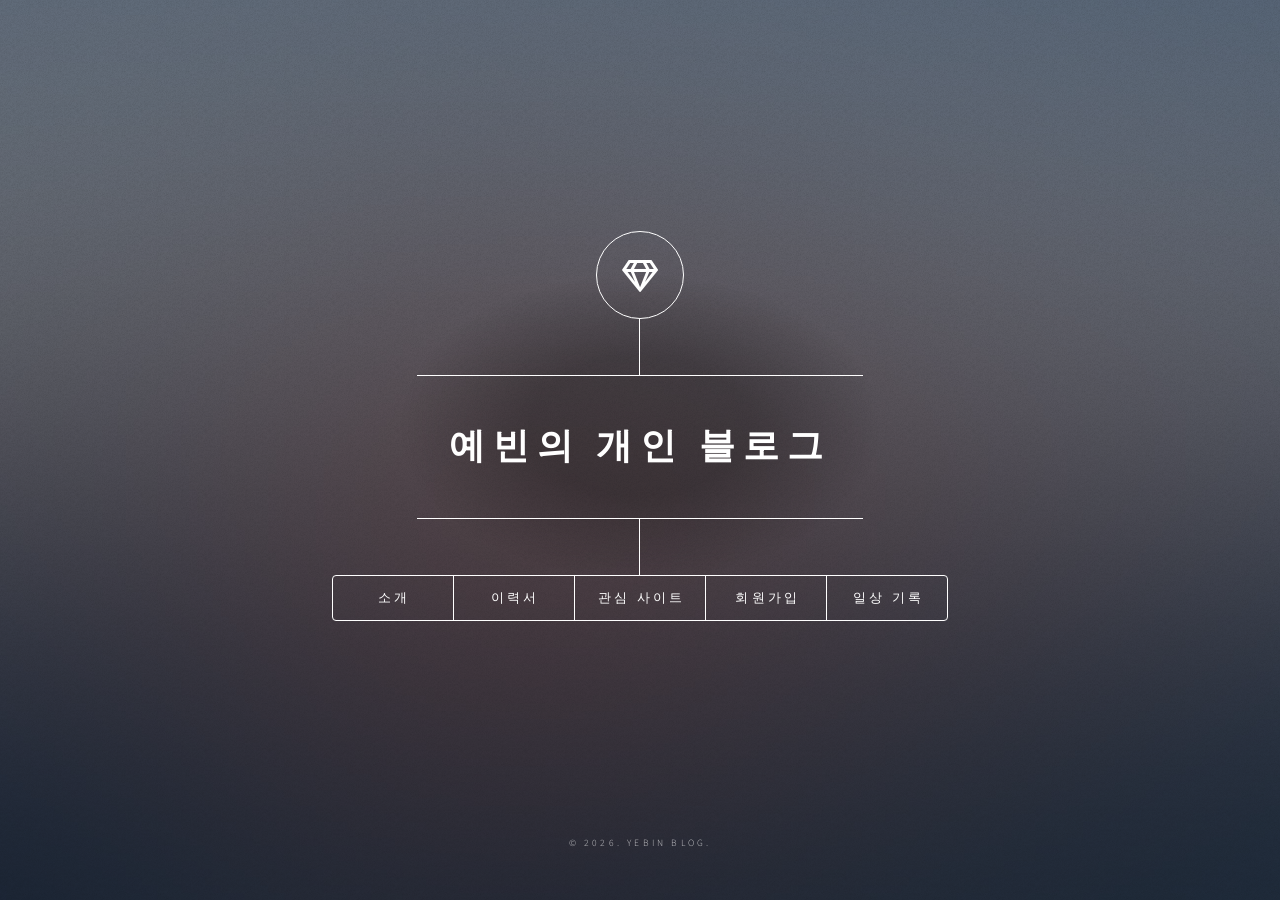
<file: blog2/index.html>
<!DOCTYPE HTML>
<html lang="ko">
<head>
    <title>예빈의 개인 블로그</title>
    <meta charset="utf-8" />
    <meta name="viewport" content="width=device-width, initial-scale=1, user-scalable=no" />

    <link rel="stylesheet" href="assets/css/main.css" />

    <noscript>
        <link rel="stylesheet" href="assets/css/noscript.css" />
    </noscript>

    <style>
        .page-frame {
            width: 100%;
            height: 650px;
            border: none;
            border-radius: 6px;
            background-color: white;
        }

        /* 이력서 iframe 전용: 테이블이 잘리지 않도록 높이 확보 */
        .resume-frame {
            width: 100%;
            height: 780px;
            border: none;
            border-radius: 6px;
            background-color: white;
        }

        @media screen and (max-width: 736px) {
            .page-frame {
                height: 520px;
            }
            .resume-frame {
                height: 600px;
            }
        }

        /* 다이아몬드 이스터에그 버튼 */
        .game-logo {
            text-decoration: none;
            cursor: pointer;
            transition: transform 0.3s ease, box-shadow 0.3s ease;
        }

        .game-logo:hover {
            transform: scale(1.12) rotate(8deg);
            box-shadow: 0 0 25px rgba(190, 160, 255, 0.65);
        }

        /* 게임 팝업 분위기 */
        #main article#game {
            background:
                radial-gradient(circle at 20% 20%, rgba(180, 130, 255, 0.15), transparent 30%),
                radial-gradient(circle at 80% 70%, rgba(110, 90, 255, 0.13), transparent 35%),
                linear-gradient(135deg, rgba(12, 11, 22, 0.97), rgba(35, 28, 70, 0.95));
            border-radius: 22px;
            border: 1px solid rgba(255, 255, 255, 0.14);
            box-shadow:
                0 18px 45px rgba(0, 0, 0, 0.35),
                inset 0 0 25px rgba(255, 255, 255, 0.04);
        }

        .game-frame-wrap {
            padding: 1rem;
            border-radius: 20px;
            background: rgba(255, 255, 255, 0.04);
            border: 1px solid rgba(255, 255, 255, 0.10);
        }

        .game-frame {
            width: 100%;
            height: 620px;
            border: none;
            border-radius: 16px;
            background: transparent;
            display: block;
        }
    </style>
</head>

<body class="is-preload">

    <div id="wrapper">

        <!-- Header -->
        <header id="header">
            <a href="#game" class="logo game-logo" title="이스터에그 게임">
                <span class="icon fa-gem"></span>
            </a>

            <div class="content">
                <div class="inner">
                    <h1>예빈의 개인 블로그</h1>
                   
                </div>
            </div>

            <!-- 메뉴 -->
            <nav>
                <ul>
                    <li><a href="#intro">소개</a></li>
                    <li><a href="#resume">이력서</a></li>
                    <li><a href="#links">관심 사이트</a></li>
                    <li><a href="#signup">회원가입</a></li>
                    <li><a href="#daily">일상 기록</a></li>
                </ul>
            </nav>
        </header>

        <!-- Main -->
        <div id="main">

            <!-- 소개 팝업 -->
            <article id="intro">
                <h2 class="major">블로그 소개</h2>

                <span class="image main">
                    <img src="./images/1.jpg" alt="블로그 소개 이미지">
                </span>

                <p>
                     html과 css를 사용하여 개인 블러그를 만드어서 제출하는 과제입니다.
                </p>


                <h3>과제 조건 확인</h3>

                <table>
                    <tr>
                        <th>블로그 메뉴</th>
                        <td>소개, 이력서, 관심 사이트, 회원가입, 일상 기록 포함</td>
                    </tr>
                    <tr>
                        <th>이력서 문서</th>
                        <td>이력서 파일을 링크 연결</td>
                    </tr>
                    <tr>
                        <th>관심 사이트</th>
                        <td>관심 사이트 페이지 연결</td>
                    </tr>
                    <tr>
                        <th>회원가입</th>
                        <td>회원 가입 양식 페이지를 작성</td>
                    </tr>
                    <tr>
                        <th>자유 페이지</th>
                        <td>만들고 싶은 페이지</td>
                    </tr>
                </table>
            </article>

            <!-- 이력서 팝업 -->
            <article id="resume">
                <h2 class="major">이력서</h2>

                <iframe 
                    src="신예빈_이력서.html" 
                    class="resume-frame"
                    title="이력서">
                </iframe>
            </article>

            <!-- 관심 사이트 팝업 -->
            <article id="links">
                <h2 class="major">관심 사이트</h2>

                <iframe 
                    src="links.html" 
                    class="page-frame"
                    title="관심 사이트">
                </iframe>
            </article>

            <!-- 회원가입 팝업 -->
            <article id="signup">
                <h2 class="major">회원가입</h2>

                <iframe 
                    src="signup.html" 
                    class="page-frame"
                    title="회원가입">
                </iframe>
            </article>

            <!-- 일상 기록 팝업 -->
            <article id="daily">
                <h2 class="major">일상 기록</h2>

                <iframe 
                    src="daily.html" 
                    class="page-frame"
                    title="일상 기록">
                </iframe>
            </article>

            <article id="game">
              <h2 class="major">Secret Game</h2>

              <div class="game-frame-wrap">
                  <iframe 
                      src="game.html" 
                      class="game-frame"
                      title="이스터에그 게임">
                  </iframe>
              </div>
          </article>
        </div>

        <!-- Footer -->
        <footer id="footer">
            <p class="copyright">
                &copy; 2026. Yebin Blog.
            </p>
        </footer>

    </div>

    <div id="bg"></div>

    <!-- Scripts -->
    <script src="assets/js/jquery.min.js"></script>
    <script src="assets/js/browser.min.js"></script>
    <script src="assets/js/breakpoints.min.js"></script>
    <script src="assets/js/util.js"></script>
    <script src="assets/js/main.js"></script>

</body>
</html>
</file>
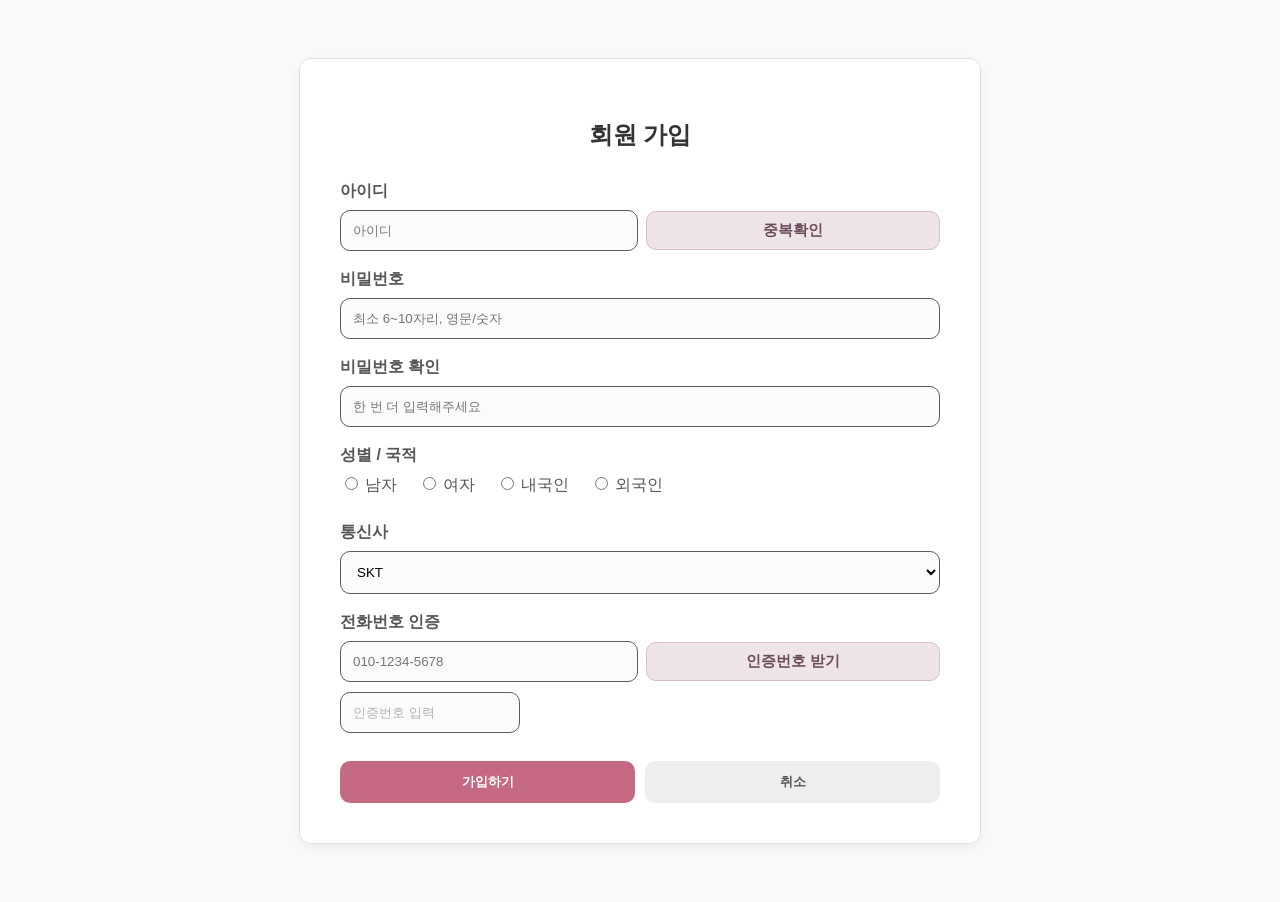
<file: blog/신예빈_회원가입.html>
<!DOCTYPE html>
<html lang="ko">
<head>
  <meta charset="UTF-8">
  <title>회원 가입 양식</title>
  <link rel="stylesheet" href="style02.css">
</head>
<body>
  <div class="signup-container">
    <h2>회원 가입</h2>
    <form action="#">
      <div class="form-group">
        <label>아이디</label>
        <div class="input-with-button">
          <input type="text" name="userid" placeholder="아이디" required>
          <button type="button" class="btn-check">중복확인</button>
        </div>
      </div>
      
      <div class="form-group">
        <label>비밀번호</label>
        <input type="password" name="userpw" placeholder="최소 6~10자리, 영문/숫자" required>
      </div>

      <div class="form-group">
        <label>비밀번호 확인</label>
        <input type="password" name="userpw_confirm" placeholder="한 번 더 입력해주세요" required>
      </div>

      <div class="form-group">
        <label>성별 / 국적</label>
        <div class="radio-group">
          <label><input type="radio" name="gender" value="male"> 남자</label>
          <label><input type="radio" name="gender" value="female"> 여자</label>
          <label><input type="radio" name="human" value="local"> 내국인</label>
          <label><input type="radio" name="human" value="foreign"> 외국인</label>
        </div>
      </div>

      <div class="form-group">
        <label>통신사</label>
        <select name="carrier">
          <option value="skt">SKT</option>
          <option value="kt">KT</option>
          <option value="lgu">LG U+</option>
          <option value="skt-mvno">SKT 알뜰폰</option>
          <option value="kt-mvno">KT 알뜰폰</option>
          <option value="lgu-mvno">LG U+ 알뜰폰</option>
        </select>
      </div>

      <div class="form-group phone-group">
        <label>전화번호 인증</label>
        <div class="input-with-button">
          <input type="tel" name="phoneNumber" placeholder="010-1234-5678" required>
          <button type="button" class="btn-check">인증번호 받기</button>
        </div>
        <input type="text" name="phoneVerify" placeholder="인증번호 입력" class="verify-input">
      </div>

      <div class="form-actions">
        <button type="submit" class="btn-submit">가입하기</button>
        <button type="reset" class="btn-reset">취소</button>
      </div>
    </form>
  </div>
</body>
</html>
</file>
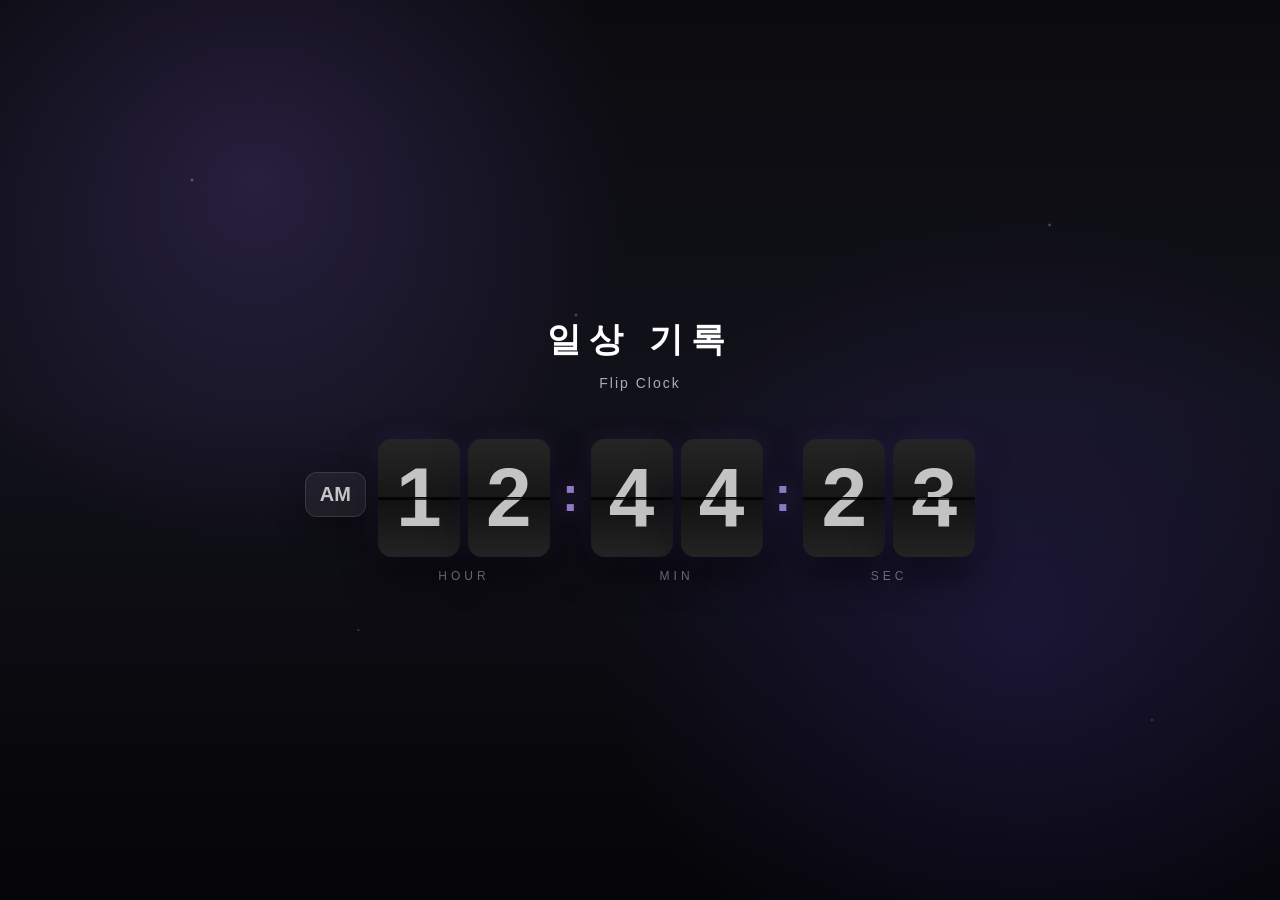
<file: blog2/daily.html>
<!DOCTYPE html>
<html lang="ko">
<head>
    <meta charset="UTF-8">
    <title>일상 기록 - Flip Clock</title>
    <meta name="viewport" content="width=device-width, initial-scale=1.0">

    <style>
        * {
            box-sizing: border-box;
        }

        html, body {
            margin: 0;
            padding: 0;
            width: 100%;
            height: 100%;
            font-family: Arial, "맑은 고딕", sans-serif;
            overflow: hidden;
        }

        body {
            min-height: 100vh;
            background:
                radial-gradient(circle at 20% 20%, rgba(150, 110, 255, 0.18), transparent 30%),
                radial-gradient(circle at 80% 70%, rgba(110, 80, 255, 0.15), transparent 35%),
                linear-gradient(180deg, #0b0b0f 0%, #11111a 45%, #050507 100%);
            color: white;
            position: relative;
        }

        body::before {
            content: "";
            position: fixed;
            inset: 0;
            background-image:
                radial-gradient(2px 2px at 15% 20%, rgba(255,255,255,0.7), transparent),
                radial-gradient(1.5px 1.5px at 28% 70%, rgba(255,255,255,0.5), transparent),
                radial-gradient(2px 2px at 45% 35%, rgba(255,255,255,0.6), transparent),
                radial-gradient(1.5px 1.5px at 65% 60%, rgba(255,255,255,0.45), transparent),
                radial-gradient(2px 2px at 82% 25%, rgba(255,255,255,0.65), transparent),
                radial-gradient(1.5px 1.5px at 90% 80%, rgba(255,255,255,0.5), transparent);
            opacity: 0.55;
            animation: twinkle 3s ease-in-out infinite alternate;
            pointer-events: none;
        }

        .clock-wrap {
            width: 100%;
            min-height: 100vh;
            padding: 35px 18px;
            display: flex;
            flex-direction: column;
            justify-content: center;
            align-items: center;
            position: relative;
            z-index: 2;
            text-align: center;
        }

        .title {
            margin-bottom: 34px;
            animation: fadeDown 0.8s ease both;
        }

        .title h1 {
            margin: 0;
            font-size: 34px;
            letter-spacing: 8px;
            color: #ffffff;
        }

        .title p {
            margin-top: 12px;
            color: rgba(255, 255, 255, 0.65);
            font-size: 14px;
            letter-spacing: 2px;
        }

        .flip-clock {
            width: 100%;
            max-width: 820px;
            display: flex;
            align-items: center;
            justify-content: center;
            gap: 12px;
            animation: fadeUp 1s ease both;
        }

        .time-group {
            display: flex;
            flex-direction: column;
            align-items: center;
        }

        .digit-row {
            display: flex;
            gap: 8px;
        }

        .flip-digit {
            position: relative;
            width: 82px;
            height: 118px;
            perspective: 700px;
            border-radius: 14px;
            overflow: hidden;
            background: #151515;
            box-shadow:
                0 18px 34px rgba(0, 0, 0, 0.55),
                0 0 28px rgba(155, 110, 255, 0.12);
        }

        .flip-digit::after {
            content: "";
            position: absolute;
            left: 0;
            right: 0;
            top: 50%;
            height: 2px;
            background: rgba(0, 0, 0, 0.75);
            z-index: 10;
        }

        .top,
        .bottom,
        .flip-top,
        .flip-bottom {
            position: absolute;
            left: 0;
            width: 100%;
            height: 50%;
            overflow: hidden;
            display: flex;
            justify-content: center;
            font-size: 82px;
            font-weight: 900;
            color: rgba(255, 255, 255, 0.74);
            background: linear-gradient(180deg, #252525 0%, #171717 100%);
        }

        .top,
        .flip-top {
            top: 0;
            align-items: flex-end;
            border-bottom: 1px solid rgba(0, 0, 0, 0.8);
        }

        .bottom,
        .flip-bottom {
            bottom: 0;
            align-items: flex-start;
            background: linear-gradient(180deg, #111111 0%, #232323 100%);
        }

        .top span,
        .flip-top span {
            transform: translateY(50%);
        }

        .bottom span,
        .flip-bottom span {
            transform: translateY(-50%);
        }

        .flip-top {
            z-index: 6;
            transform-origin: bottom;
            backface-visibility: hidden;
        }

        .flip-bottom {
            z-index: 5;
            transform-origin: top;
            transform: rotateX(90deg);
            backface-visibility: hidden;
        }

        .flip-digit.flipping .flip-top {
            animation: flipTop 0.35s ease-in forwards;
        }

        .flip-digit.flipping .flip-bottom {
            animation: flipBottom 0.35s ease-out 0.35s forwards;
        }

        .label {
            margin-top: 12px;
            font-size: 12px;
            letter-spacing: 4px;
            color: rgba(255, 255, 255, 0.48);
        }

        .colon {
            margin-bottom: 34px;
            font-size: 50px;
            font-weight: 900;
            color: rgba(190, 160, 255, 0.85);
            text-shadow: 0 0 22px rgba(160, 120, 255, 0.55);
            animation: blinkColon 1s ease-in-out infinite;
        }

        .ampm {
            margin-bottom: 34px;
            padding: 10px 14px;
            border-radius: 12px;
            font-size: 20px;
            font-weight: bold;
            color: rgba(255, 255, 255, 0.75);
            background: rgba(255, 255, 255, 0.06);
            border: 1px solid rgba(255, 255, 255, 0.12);
            box-shadow: 0 12px 28px rgba(0, 0, 0, 0.35);
        }

        @keyframes flipTop {
            0% {
                transform: rotateX(0deg);
            }

            100% {
                transform: rotateX(-90deg);
            }
        }

        @keyframes flipBottom {
            0% {
                transform: rotateX(90deg);
            }

            100% {
                transform: rotateX(0deg);
            }
        }

        @keyframes blinkColon {
            0%, 100% {
                opacity: 0.25;
            }

            50% {
                opacity: 1;
            }
        }

        @keyframes fadeDown {
            0% {
                opacity: 0;
                transform: translateY(-25px);
            }

            100% {
                opacity: 1;
                transform: translateY(0);
            }
        }

        @keyframes fadeUp {
            0% {
                opacity: 0;
                transform: translateY(30px);
            }

            100% {
                opacity: 1;
                transform: translateY(0);
            }
        }

        @keyframes twinkle {
            0% {
                opacity: 0.35;
            }

            100% {
                opacity: 0.75;
            }
        }

        @media screen and (max-width: 760px) {
            .flip-clock {
                gap: 8px;
            }

            .flip-digit {
                width: 62px;
                height: 90px;
            }

            .top,
            .bottom,
            .flip-top,
            .flip-bottom {
                font-size: 62px;
            }

            .colon {
                font-size: 36px;
            }

            .ampm {
                font-size: 16px;
                padding: 8px 10px;
            }

            .label {
                font-size: 10px;
                letter-spacing: 3px;
            }
        }
    </style>
</head>

<body>

    <div class="clock-wrap">
        <div class="title">
            <h1>일상 기록</h1>
            <p>Flip Clock</p>
        </div>

        <div class="flip-clock">

            <div class="ampm" id="ampm">AM</div>

            <div class="time-group">
                <div class="digit-row">
                    <div class="flip-digit" data-value="0">
                        <div class="top"><span>0</span></div>
                        <div class="bottom"><span>0</span></div>
                        <div class="flip-top"><span>0</span></div>
                        <div class="flip-bottom"><span>0</span></div>
                    </div>

                    <div class="flip-digit" data-value="0">
                        <div class="top"><span>0</span></div>
                        <div class="bottom"><span>0</span></div>
                        <div class="flip-top"><span>0</span></div>
                        <div class="flip-bottom"><span>0</span></div>
                    </div>
                </div>
                <div class="label">HOUR</div>
            </div>

            <div class="colon">:</div>

            <div class="time-group">
                <div class="digit-row">
                    <div class="flip-digit" data-value="0">
                        <div class="top"><span>0</span></div>
                        <div class="bottom"><span>0</span></div>
                        <div class="flip-top"><span>0</span></div>
                        <div class="flip-bottom"><span>0</span></div>
                    </div>

                    <div class="flip-digit" data-value="0">
                        <div class="top"><span>0</span></div>
                        <div class="bottom"><span>0</span></div>
                        <div class="flip-top"><span>0</span></div>
                        <div class="flip-bottom"><span>0</span></div>
                    </div>
                </div>
                <div class="label">MIN</div>
            </div>

            <div class="colon">:</div>

            <div class="time-group">
                <div class="digit-row">
                    <div class="flip-digit" data-value="0">
                        <div class="top"><span>0</span></div>
                        <div class="bottom"><span>0</span></div>
                        <div class="flip-top"><span>0</span></div>
                        <div class="flip-bottom"><span>0</span></div>
                    </div>

                    <div class="flip-digit" data-value="0">
                        <div class="top"><span>0</span></div>
                        <div class="bottom"><span>0</span></div>
                        <div class="flip-top"><span>0</span></div>
                        <div class="flip-bottom"><span>0</span></div>
                    </div>
                </div>
                <div class="label">SEC</div>
            </div>

        </div>
    </div>

    <script>
        const digitElements = document.querySelectorAll(".flip-digit");
        const ampmElement = document.getElementById("ampm");

        function setDigit(digit, newValue, instant = false) {
            const oldValue = digit.dataset.value;

            if (oldValue === newValue) return;

            const top = digit.querySelector(".top span");
            const bottom = digit.querySelector(".bottom span");
            const flipTop = digit.querySelector(".flip-top span");
            const flipBottom = digit.querySelector(".flip-bottom span");

            if (instant) {
                top.textContent = newValue;
                bottom.textContent = newValue;
                flipTop.textContent = newValue;
                flipBottom.textContent = newValue;
                digit.dataset.value = newValue;
                return;
            }

            flipTop.textContent = oldValue;
            flipBottom.textContent = newValue;

            digit.classList.add("flipping");

            setTimeout(() => {
                top.textContent = newValue;
            }, 350);

            setTimeout(() => {
                bottom.textContent = newValue;
                flipTop.textContent = newValue;
                flipBottom.textContent = newValue;
                digit.dataset.value = newValue;
                digit.classList.remove("flipping");
            }, 700);
        }

        function updateClock(instant = false) {
            const now = new Date();

            let hours = now.getHours();
            const ampm = hours >= 12 ? "PM" : "AM";

            hours = hours % 12;
            hours = hours ? hours : 12;

            const hourText = String(hours).padStart(2, "0");
            const minuteText = String(now.getMinutes()).padStart(2, "0");
            const secondText = String(now.getSeconds()).padStart(2, "0");

            const timeText = hourText + minuteText + secondText;

            ampmElement.textContent = ampm;

            digitElements.forEach((digit, index) => {
                setDigit(digit, timeText[index], instant);
            });
        }

        updateClock(true);
        setInterval(updateClock, 1000);
    </script>

</body>
</html>
</file>
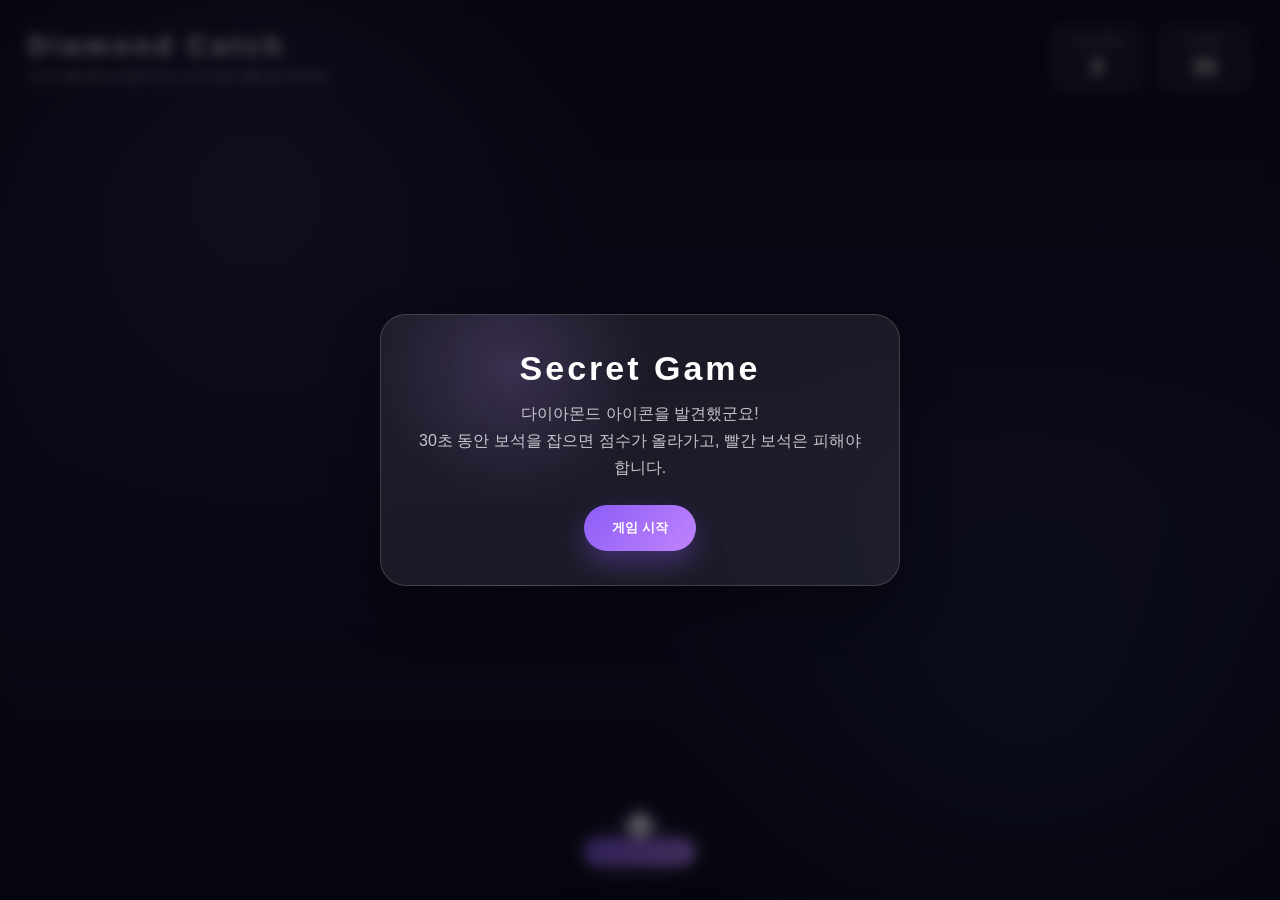
<file: blog2/game.html>
<!DOCTYPE html>
<html lang="ko">
<head>
    <meta charset="UTF-8">
    <title>Diamond Catch Game</title>
    <meta name="viewport" content="width=device-width, initial-scale=1.0">

    <style>
        * {
            box-sizing: border-box;
        }

        html, body {
            margin: 0;
            padding: 0;
            width: 100%;
            height: 100%;
            overflow: hidden;
            font-family: "맑은 고딕", Arial, sans-serif;
        }

        body {
            background:
                radial-gradient(circle at 20% 20%, rgba(177, 126, 255, 0.18), transparent 28%),
                radial-gradient(circle at 80% 75%, rgba(111, 155, 255, 0.14), transparent 30%),
                linear-gradient(180deg, #080811 0%, #15122f 50%, #070710 100%);
            color: white;
            position: relative;
        }

        body::before {
            content: "";
            position: fixed;
            inset: 0;
            background-image:
                radial-gradient(2px 2px at 12% 18%, rgba(255,255,255,0.7), transparent),
                radial-gradient(1.5px 1.5px at 25% 70%, rgba(255,255,255,0.55), transparent),
                radial-gradient(2px 2px at 45% 32%, rgba(255,255,255,0.65), transparent),
                radial-gradient(1.5px 1.5px at 68% 55%, rgba(255,255,255,0.55), transparent),
                radial-gradient(2px 2px at 86% 25%, rgba(255,255,255,0.7), transparent),
                radial-gradient(1.5px 1.5px at 90% 78%, rgba(255,255,255,0.5), transparent);
            opacity: 0.7;
            animation: twinkle 3s ease-in-out infinite alternate;
            pointer-events: none;
        }

        .game-wrap {
            position: relative;
            width: 100%;
            height: 100vh;
            overflow: hidden;
        }

        .top-bar {
            position: absolute;
            top: 24px;
            left: 28px;
            right: 28px;
            z-index: 10;
            display: flex;
            justify-content: space-between;
            align-items: center;
        }

        .title h1 {
            margin: 0;
            font-size: 28px;
            letter-spacing: 4px;
        }

        .title p {
            margin: 6px 0 0;
            font-size: 13px;
            color: rgba(255,255,255,0.65);
        }

        .score-box {
            display: flex;
            gap: 12px;
        }

        .info {
            min-width: 95px;
            padding: 10px 14px;
            border-radius: 14px;
            text-align: center;
            background: rgba(255,255,255,0.08);
            border: 1px solid rgba(255,255,255,0.16);
            box-shadow: 0 10px 28px rgba(0,0,0,0.28);
        }

        .info span {
            display: block;
            font-size: 12px;
            color: rgba(255,255,255,0.55);
            letter-spacing: 2px;
        }

        .info strong {
            display: block;
            margin-top: 4px;
            font-size: 24px;
            color: white;
        }

        .start-screen,
        .end-screen {
            position: absolute;
            inset: 0;
            z-index: 30;
            display: flex;
            align-items: center;
            justify-content: center;
            background: rgba(5, 5, 12, 0.68);
            backdrop-filter: blur(6px);
        }

        .panel {
            width: min(520px, 88%);
            padding: 34px 28px;
            border-radius: 26px;
            text-align: center;
            background:
                radial-gradient(circle at 25% 20%, rgba(190, 140, 255, 0.18), transparent 30%),
                rgba(255,255,255,0.08);
            border: 1px solid rgba(255,255,255,0.16);
            box-shadow: 0 20px 48px rgba(0,0,0,0.38);
        }

        .panel h2 {
            margin: 0 0 12px;
            font-size: 34px;
            letter-spacing: 3px;
        }

        .panel p {
            margin: 0 0 24px;
            color: rgba(255,255,255,0.75);
            line-height: 1.7;
        }

        button {
            padding: 14px 28px;
            border: none;
            border-radius: 999px;
            color: white;
            font-weight: bold;
            cursor: pointer;
            background: linear-gradient(135deg, #8b5cf6, #c084fc);
            box-shadow: 0 12px 28px rgba(139, 92, 246, 0.35);
            transition: transform 0.25s ease, box-shadow 0.25s ease;
        }

        button:hover {
            transform: translateY(-3px);
            box-shadow: 0 18px 35px rgba(139, 92, 246, 0.45);
        }

        .player {
            position: absolute;
            bottom: 34px;
            left: 50%;
            width: 110px;
            height: 28px;
            transform: translateX(-50%);
            border-radius: 999px;
            background: linear-gradient(135deg, #8b5cf6, #c084fc);
            box-shadow:
                0 0 25px rgba(192, 132, 252, 0.55),
                0 12px 28px rgba(0,0,0,0.35);
            z-index: 5;
        }

        .player::before {
            content: "◆";
            position: absolute;
            left: 50%;
            top: -34px;
            transform: translateX(-50%);
            font-size: 34px;
            color: rgba(255,255,255,0.9);
            text-shadow: 0 0 18px rgba(192,132,252,0.8);
        }

        .gem {
            position: absolute;
            top: -60px;
            font-size: 34px;
            color: #d8c4ff;
            text-shadow:
                0 0 14px rgba(196, 160, 255, 0.8),
                0 0 24px rgba(139, 92, 246, 0.55);
            animation-name: fall;
            animation-timing-function: linear;
            animation-fill-mode: forwards;
        }

        .bad {
            color: #ff8aa8;
            text-shadow:
                0 0 14px rgba(255, 120, 160, 0.8),
                0 0 24px rgba(255, 60, 100, 0.45);
        }

        .pop {
            position: absolute;
            font-size: 18px;
            font-weight: bold;
            pointer-events: none;
            animation: popUp 0.8s ease forwards;
            z-index: 20;
        }

        @keyframes fall {
            0% {
                transform: translateY(-80px) rotate(0deg);
                opacity: 0;
            }

            10% {
                opacity: 1;
            }

            100% {
                transform: translateY(760px) rotate(360deg);
                opacity: 0.9;
            }
        }

        @keyframes popUp {
            0% {
                opacity: 1;
                transform: translateY(0);
            }

            100% {
                opacity: 0;
                transform: translateY(-35px);
            }
        }

        @keyframes twinkle {
            0% {
                opacity: 0.45;
            }

            100% {
                opacity: 0.85;
            }
        }

        .hidden {
            display: none;
        }

        @media screen and (max-width: 700px) {
            .top-bar {
                flex-direction: column;
                gap: 12px;
                align-items: flex-start;
            }

            .score-box {
                width: 100%;
            }

            .info {
                flex: 1;
            }

            .title h1 {
                font-size: 24px;
            }
        }
    </style>
</head>
<body>

    <div class="game-wrap" id="gameWrap">

        <div class="top-bar">
            <div class="title">
                <h1>Diamond Catch</h1>
                <p>마우스를 움직여 떨어지는 다이아몬드를 잡아보세요.</p>
            </div>

            <div class="score-box">
                <div class="info">
                    <span>SCORE</span>
                    <strong id="score">0</strong>
                </div>
                <div class="info">
                    <span>TIME</span>
                    <strong id="time">30</strong>
                </div>
            </div>
        </div>

        <div class="player" id="player"></div>

        <div class="start-screen" id="startScreen">
            <div class="panel">
                <h2>Secret Game</h2>
                <p>
                    다이아몬드 아이콘을 발견했군요!<br>
                    30초 동안 보석을 잡으면 점수가 올라가고, 빨간 보석은 피해야 합니다.
                </p>
                <button type="button" onclick="startGame()">게임 시작</button>
            </div>
        </div>

        <div class="end-screen hidden" id="endScreen">
            <div class="panel">
                <h2>Game Over</h2>
                <p>
                    최종 점수는 <strong id="finalScore">0</strong>점입니다.
                </p>
                <button type="button" onclick="startGame()">다시 하기</button>
            </div>
        </div>

    </div>

    <script>
        const gameWrap = document.getElementById("gameWrap");
        const player = document.getElementById("player");
        const scoreText = document.getElementById("score");
        const timeText = document.getElementById("time");
        const startScreen = document.getElementById("startScreen");
        const endScreen = document.getElementById("endScreen");
        const finalScore = document.getElementById("finalScore");

        let score = 0;
        let timeLeft = 30;
        let gameRunning = false;
        let spawnTimer;
        let countdownTimer;
        let playerX = 0;

        function movePlayer(x) {
            const rect = gameWrap.getBoundingClientRect();
            playerX = Math.max(55, Math.min(x - rect.left, rect.width - 55));
            player.style.left = playerX + "px";
        }

        gameWrap.addEventListener("mousemove", (e) => {
            movePlayer(e.clientX);
        });

        gameWrap.addEventListener("touchmove", (e) => {
            const touch = e.touches[0];
            movePlayer(touch.clientX);
        });

        function startGame() {
            document.querySelectorAll(".gem, .pop").forEach(el => el.remove());

            score = 0;
            timeLeft = 30;
            gameRunning = true;

            scoreText.textContent = score;
            timeText.textContent = timeLeft;

            startScreen.classList.add("hidden");
            endScreen.classList.add("hidden");

            spawnTimer = setInterval(createGem, 650);
            countdownTimer = setInterval(() => {
                timeLeft--;
                timeText.textContent = timeLeft;

                if (timeLeft <= 0) {
                    endGame();
                }
            }, 1000);
        }

        function endGame() {
            gameRunning = false;
            clearInterval(spawnTimer);
            clearInterval(countdownTimer);

            finalScore.textContent = score;
            endScreen.classList.remove("hidden");
        }

        function createGem() {
            if (!gameRunning) return;

            const gem = document.createElement("div");
            const isBad = Math.random() < 0.22;

            gem.className = isBad ? "gem bad" : "gem";
            gem.textContent = isBad ? "◆" : "◇";

            const rect = gameWrap.getBoundingClientRect();
            const x = Math.random() * (rect.width - 60) + 30;
            const duration = Math.random() * 1.5 + 3.1;

            gem.style.left = x + "px";
            gem.style.animationDuration = duration + "s";

            gameWrap.appendChild(gem);

            const check = setInterval(() => {
                if (!gameRunning || !gem.parentNode) {
                    clearInterval(check);
                    return;
                }

                const gemRect = gem.getBoundingClientRect();
                const playerRect = player.getBoundingClientRect();

                const isHit =
                    gemRect.bottom >= playerRect.top &&
                    gemRect.top <= playerRect.bottom &&
                    gemRect.right >= playerRect.left &&
                    gemRect.left <= playerRect.right;

                if (isHit) {
                    if (isBad) {
                        score = Math.max(0, score - 3);
                        showPop("-3", gemRect.left, gemRect.top, "#ff8aa8");
                    } else {
                        score += 1;
                        showPop("+1", gemRect.left, gemRect.top, "#d8c4ff");
                    }

                    scoreText.textContent = score;
                    gem.remove();
                    clearInterval(check);
                }
            }, 30);

            setTimeout(() => {
                if (gem.parentNode) gem.remove();
                clearInterval(check);
            }, duration * 1000);
        }

        function showPop(text, x, y, color) {
            const pop = document.createElement("div");
            pop.className = "pop";
            pop.textContent = text;
            pop.style.left = x + "px";
            pop.style.top = y + "px";
            pop.style.color = color;
            gameWrap.appendChild(pop);

            setTimeout(() => {
                pop.remove();
            }, 800);
        }
    </script>

</body>
</html>
</file>
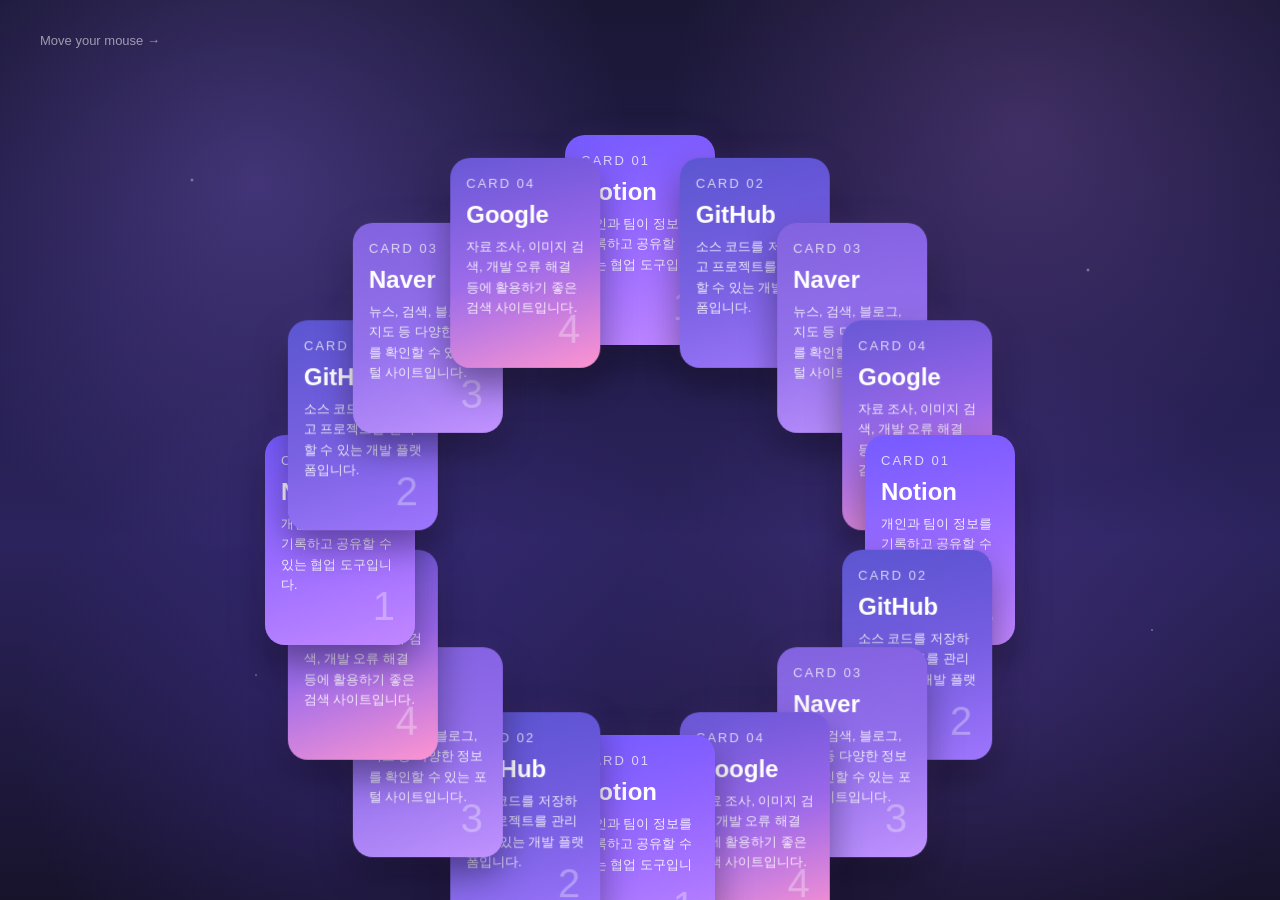
<file: blog2/links.html>
<!DOCTYPE html>
<html lang="ko">
<head>
    <meta charset="UTF-8">
    <title>관심 사이트</title>

    <style>
        * {
            box-sizing: border-box;
        }

        html, body {
            margin: 0;
            padding: 0;
            width: 100%;
            height: 100%;
            overflow: hidden;
            font-family: "맑은 고딕", Arial, sans-serif;
        }

        body {
            background:
                radial-gradient(circle at 20% 20%, rgba(157, 120, 255, 0.28), transparent 30%),
                radial-gradient(circle at 80% 15%, rgba(203, 134, 255, 0.20), transparent 28%),
                radial-gradient(circle at 30% 80%, rgba(110, 78, 255, 0.20), transparent 32%),
                radial-gradient(circle at 75% 75%, rgba(146, 96, 255, 0.18), transparent 30%),
                linear-gradient(180deg, #1a1735 0%, #231d4c 35%, #2b235c 60%, #17132b 100%);
            color: white;
            position: relative;
        }

        /* 별 느낌 */
        body::before {
            content: "";
            position: absolute;
            inset: 0;
            background-image:
                radial-gradient(2px 2px at 15% 20%, rgba(255,255,255,0.8), transparent),
                radial-gradient(1.5px 1.5px at 30% 40%, rgba(255,255,255,0.7), transparent),
                radial-gradient(2px 2px at 55% 25%, rgba(255,255,255,0.65), transparent),
                radial-gradient(1.5px 1.5px at 70% 50%, rgba(255,255,255,0.7), transparent),
                radial-gradient(2px 2px at 85% 30%, rgba(255,255,255,0.8), transparent),
                radial-gradient(1.5px 1.5px at 20% 75%, rgba(255,255,255,0.65), transparent),
                radial-gradient(2px 2px at 60% 80%, rgba(255,255,255,0.7), transparent),
                radial-gradient(1.5px 1.5px at 90% 70%, rgba(255,255,255,0.75), transparent);
            opacity: 0.65;
            pointer-events: none;
        }

        .page {
            position: relative;
            width: 100%;
            height: 900px;
            overflow: hidden;
            z-index: 1;
        }

        .title-wrap {
            position: absolute;
            left: 40px;
            top: 25px;
            z-index: 5;
        }

        h2 {
            margin: 0;
            font-size: 34px;
            letter-spacing: 8px;
            color: #ffffff;
        }

        .intro {
            margin-top: 14px;
            font-size: 15px;
            color: rgba(255, 255, 255, 0.82);
            line-height: 1.7;
        }

        .hint {
            margin-top: 8px;
            font-size: 13px;
            color: rgba(255, 255, 255, 0.55);
        }

        /* 원형 배치 영역 - 아래로 내림 */
        .orbit-area {
            position: absolute;
            left: 50%;
            top: 60%;
            width: 900px;
            height: 900px;
            transform: translate(-50%, -50%);
            border-radius: 50%;
            pointer-events: none;
        }

        .orbit-guide {
            position: absolute;
            inset: 90px;
            border-radius: 50%;
            border: 1px solid rgba(255, 255, 255, 0.10);
            box-shadow:
                0 0 40px rgba(171, 123, 255, 0.08),
                inset 0 0 50px rgba(255, 255, 255, 0.04);
        }

        .orbit-guide::before {
            content: "";
            position: absolute;
            inset: 35px;
            border-radius: 50%;
            border: 1px dashed rgba(255, 255, 255, 0.08);
        }

        .card {
            position: absolute;
            left: 50%;
            top: 50%;
            width: 150px;
            height: 210px;
            margin-left: -75px;
            margin-top: -105px;
            border-radius: 20px;
            padding: 18px 16px;
            text-decoration: none;
            color: white;
            box-shadow:
                0 16px 35px rgba(0, 0, 0, 0.38),
                0 0 30px rgba(173, 120, 255, 0.12);
            backdrop-filter: blur(4px);
            overflow: hidden;
            pointer-events: auto;
            transition:
                transform 0.25s ease,
                box-shadow 0.25s ease,
                filter 0.25s ease;
        }

        .card::before {
            content: "";
            position: absolute;
            inset: 0;
            background: linear-gradient(
                135deg,
                rgba(255,255,255,0.22),
                rgba(255,255,255,0.04)
            );
            opacity: 0.7;
            pointer-events: none;
        }

        .card:hover {
            filter: brightness(1.12);
            box-shadow:
                0 24px 45px rgba(0, 0, 0, 0.45),
                0 0 35px rgba(199, 149, 255, 0.22);
        }

        .card-content {
            position: relative;
            z-index: 2;
            height: 100%;
        }

        .card-no {
            font-size: 13px;
            opacity: 0.75;
            letter-spacing: 2px;
        }

        .card h3 {
            margin: 10px 0 8px;
            font-size: 24px;
            line-height: 1.15;
            font-weight: 700;
            color: white;
        }

        .card p {
            margin: 0;
            font-size: 12.5px;
            line-height: 1.65;
            color: rgba(255, 255, 255, 0.88);
        }

        .card .big-num {
            position: absolute;
            right: 4px;
            bottom: -2px;
            font-size: 40px;
            font-weight: 300;
            opacity: 0.32;
        }

        /* 1,2,3,4 반복 색상 */
        .type-1 {
            background: linear-gradient(160deg, #5d3eff 0%, #8f5cff 50%, #c184ff 100%);
        }

        .type-2 {
            background: linear-gradient(160deg, #3f38c9 0%, #6d52e0 55%, #9d72ff 100%);
        }

        .type-3 {
            background: linear-gradient(160deg, #6d47d9 0%, #8a63eb 52%, #c090ff 100%);
        }

        .type-4 {
            background: linear-gradient(160deg, #4e3bcf 0%, #925be8 50%, #ff92d0 100%);
        }

        @media screen and (max-width: 900px) {
            .page {
                height: 820px;
            }

            .orbit-area {
                width: 760px;
                height: 760px;
                top: 62%;
            }

            .orbit-guide {
                inset: 80px;
            }

            .card {
                width: 128px;
                height: 185px;
                margin-left: -64px;
                margin-top: -92px;
                padding: 15px 13px;
                border-radius: 16px;
            }

            .card h3 {
                font-size: 20px;
            }

            .card p {
                font-size: 11px;
            }

            .card .big-num {
                font-size: 34px;
            }
        }
    </style>
</head>
<body>

    <div class="page" id="page">

        <div class="title-wrap">
            
            <div class="hint">Move your mouse →</div>
        </div>

        <div class="orbit-area" id="orbitArea">
            <div class="orbit-guide"></div>
        </div>

    </div>

    <script>
        const orbitArea = document.getElementById("orbitArea");
        const page = document.getElementById("page");

        const items = [
            {
                type: 1,
                title: "Notion",
                desc: "개인과 팀이 정보를 기록하고 공유할 수 있는 협업 도구입니다.",
                link: "https://app.notion.com/p/33b653c248c980f5b09eeac1b6178306?source=copy_link"
            },
            {
                type: 2,
                title: "GitHub",
                desc: "소스 코드를 저장하고 프로젝트를 관리할 수 있는 개발 플랫폼입니다.",
                link: "https://github.com/sehiron99-png"
            },
            {
                type: 3,
                title: "Naver",
                desc: "뉴스, 검색, 블로그, 지도 등 다양한 정보를 확인할 수 있는 포털 사이트입니다.",
                link: "https://www.naver.com/"
            },
            {
                type: 4,
                title: "Google",
                desc: "자료 조사, 이미지 검색, 개발 오류 해결 등에 활용하기 좋은 검색 사이트입니다.",
                link: "https://www.google.com/"
            }
        ];

        const cards = [];
        const totalCards = 16; // 4개 x 4번 반복
        const radius = 300;    // 원 반지름
        let targetSpeed = 0;   // 목표 회전 속도 (deg/frame)
        let currentSpeed = 0;  // 현재 회전 속도
        let currentRotate = 0; // 누적 회전 각도
        let isHovering = false; // 카드 영역에 마우스가 있는지

        // 16개 카드 생성
        for (let i = 0; i < totalCards; i++) {
            const data = items[i % 4];
            const card = document.createElement("a");
            card.className = `card type-${data.type}`;
            card.href = data.link;
            card.target = "_blank";
            card.innerHTML = `
                <div class="card-content">
                    <div class="card-no">CARD ${String((i % 4) + 1).padStart(2, "0")}</div>
                    <h3>${data.title}</h3>
                    <p>${data.desc}</p>
                    <div class="big-num">${(i % 4) + 1}</div>
                </div>
            `;
            orbitArea.appendChild(card);
            cards.push(card);
        }

        function renderCards() {
            // 카드 영역에 마우스가 없으면 속도를 0으로 수렴
            if (!isHovering) targetSpeed = 0;

            // 현재 속도를 목표 속도로 부드럽게 보간
            currentSpeed += (targetSpeed - currentSpeed) * 0.08;

            // 누적 각도에 속도 더하기
            currentRotate += currentSpeed;

            cards.forEach((card, i) => {
                const baseAngle = (360 / totalCards) * i;
                const angle = baseAngle + currentRotate;

                card.style.transform =
                    `rotate(${angle}deg) translateY(-${radius}px) rotate(${-angle}deg)`;
            });

            requestAnimationFrame(renderCards);
        }

        // 카드 영역(orbitArea) 위에서 마우스 이동 시에만 반응
        orbitArea.addEventListener("mousemove", (e) => {
            const rect = page.getBoundingClientRect();
            const x = e.clientX - rect.left;
            const percent = x / rect.width;

            // 왼쪽 절반 → 시계 방향(+), 오른쪽 절반 → 반시계 방향(-)
            // 중앙에서 멀어질수록 속도 증가 (최대 ±2.5 deg/frame)
            if (percent < 0.5) {
                // 왼쪽: 0에 가까울수록 빠른 시계방향
                targetSpeed = (0.5 - percent) * 2 * 2.5;
            } else {
                // 오른쪽: 1에 가까울수록 빠른 반시계방향
                targetSpeed = -(percent - 0.5) * 2 * 2.5;
            }
        });

        // 카드 영역 진입/이탈 감지
        orbitArea.addEventListener("mouseenter", () => {
            isHovering = true;
        });

        orbitArea.addEventListener("mouseleave", () => {
            isHovering = false;
        });

        renderCards();
    </script>

</body>
</html>
</file>
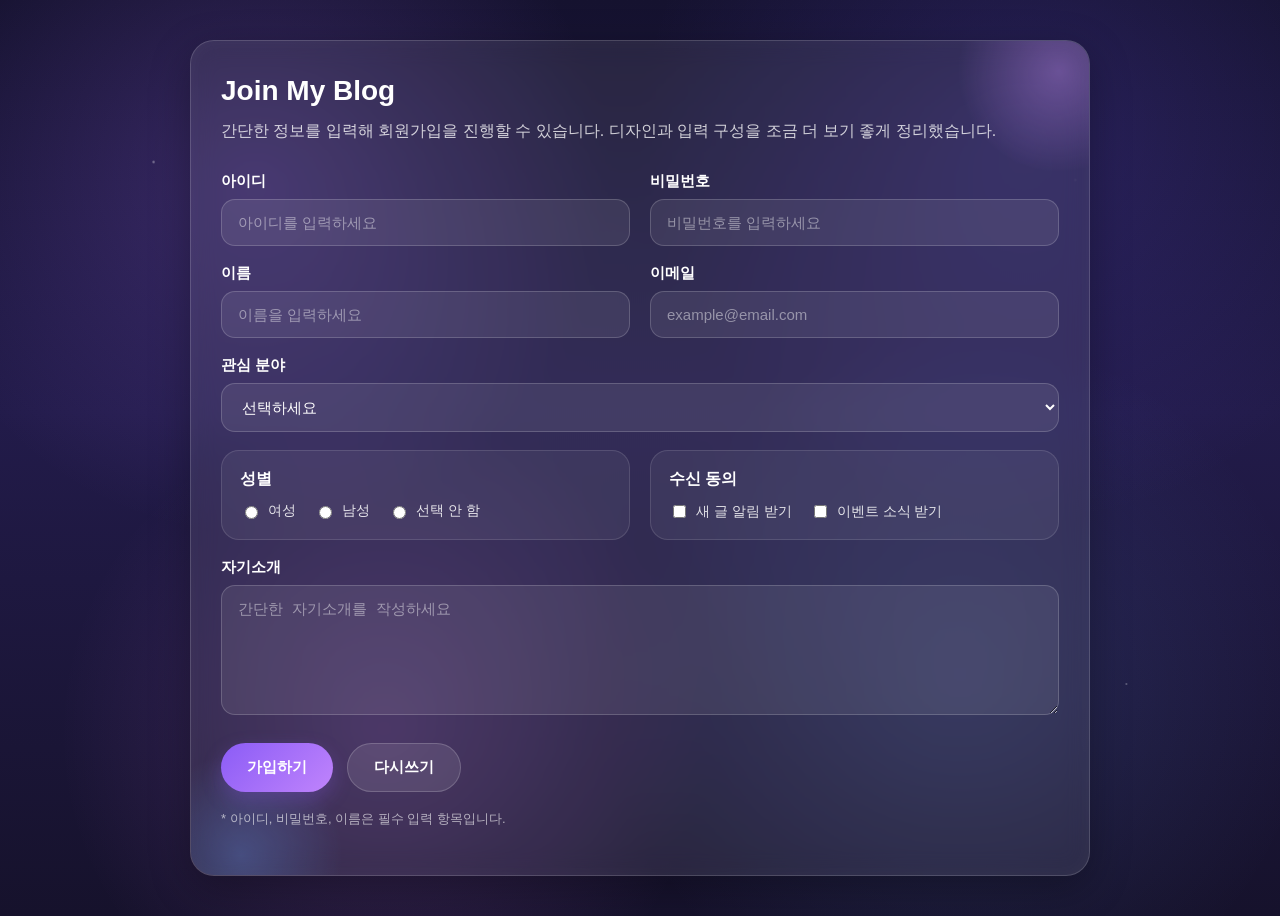
<file: blog2/signup.html>
<!DOCTYPE html>
<html lang="ko">
<head>
    <meta charset="UTF-8">
    <title>회원가입</title>
    <meta name="viewport" content="width=device-width, initial-scale=1.0">

    <style>
        * {
            box-sizing: border-box;
        }

        html, body {
            margin: 0;
            padding: 0;
            font-family: "맑은 고딕", Arial, sans-serif;
        }

        body {
            min-height: 100vh;
            padding: 40px 24px;
            color: white;
            background:
                radial-gradient(circle at 20% 20%, rgba(165, 110, 255, 0.22), transparent 28%),
                radial-gradient(circle at 80% 15%, rgba(113, 89, 255, 0.18), transparent 30%),
                radial-gradient(circle at 30% 80%, rgba(219, 122, 255, 0.18), transparent 28%),
                radial-gradient(circle at 75% 75%, rgba(111, 163, 255, 0.14), transparent 30%),
                linear-gradient(180deg, #15122f 0%, #221b4a 45%, #16122c 100%);
            overflow-x: hidden;
            position: relative;
        }

        /* 반짝이는 점 배경 */
        body::before {
            content: "";
            position: fixed;
            inset: 0;
            pointer-events: none;
            background-image:
                radial-gradient(2px 2px at 12% 18%, rgba(255,255,255,0.65), transparent),
                radial-gradient(1.5px 1.5px at 24% 72%, rgba(255,255,255,0.6), transparent),
                radial-gradient(2px 2px at 48% 26%, rgba(255,255,255,0.55), transparent),
                radial-gradient(1.5px 1.5px at 66% 56%, rgba(255,255,255,0.62), transparent),
                radial-gradient(2px 2px at 84% 20%, rgba(255,255,255,0.65), transparent),
                radial-gradient(1.5px 1.5px at 88% 76%, rgba(255,255,255,0.58), transparent);
            opacity: 0.65;
        }

        .container {
            max-width: 900px;
            margin: 0 auto;
            position: relative;
            z-index: 2;
        }

        .title-box {
            margin-bottom: 28px;
            animation: fadeDown 0.8s ease;
        }

        .title-box h2 {
            margin: 0 0 10px;
            font-size: 34px;
            letter-spacing: 8px;
            color: #ffffff;
        }

        .title-box p {
            margin: 0;
            color: rgba(255, 255, 255, 0.82);
            line-height: 1.7;
            font-size: 15px;
        }

        .signup-card {
            position: relative;
            overflow: hidden;
            border-radius: 24px;
            padding: 34px 30px;
            background: rgba(255, 255, 255, 0.08);
            border: 1px solid rgba(255, 255, 255, 0.16);
            box-shadow:
                0 12px 40px rgba(0, 0, 0, 0.30),
                inset 0 0 20px rgba(255, 255, 255, 0.03);
            backdrop-filter: blur(12px);
            animation: fadeUp 0.9s ease;
        }

        .signup-card::before {
            content: "";
            position: absolute;
            top: -80px;
            right: -80px;
            width: 220px;
            height: 220px;
            border-radius: 50%;
            background: radial-gradient(circle, rgba(205, 145, 255, 0.35), transparent 65%);
        }

        .signup-card::after {
            content: "";
            position: absolute;
            bottom: -90px;
            left: -60px;
            width: 220px;
            height: 220px;
            border-radius: 50%;
            background: radial-gradient(circle, rgba(111, 163, 255, 0.28), transparent 65%);
        }

        .card-inner {
            position: relative;
            z-index: 2;
        }

        .card-inner h3 {
            margin: 0 0 10px;
            font-size: 28px;
            color: #ffffff;
        }

        .card-inner .sub-text {
            margin: 0 0 28px;
            color: rgba(255, 255, 255, 0.78);
            line-height: 1.7;
        }

        .form-grid {
            display: grid;
            grid-template-columns: repeat(2, 1fr);
            gap: 18px 20px;
        }

        .field {
            display: flex;
            flex-direction: column;
        }

        .field.full {
            grid-column: 1 / -1;
        }

        .field label {
            margin-bottom: 8px;
            font-size: 15px;
            font-weight: bold;
            color: #ffffff;
        }

        .field input,
        .field select,
        .field textarea {
            width: 100%;
            padding: 14px 16px;
            border-radius: 14px;
            border: 1px solid rgba(255, 255, 255, 0.18);
            background: rgba(255, 255, 255, 0.08);
            color: white;
            font-size: 15px;
            outline: none;
            transition: all 0.25s ease;
        }

/* select 드롭다운 글자 안 보이는 문제 해결 */
.field select {
    color: #ffffff;
    background: rgba(255, 255, 255, 0.08);
}

.field select option {
    color: #222222;
    background-color: #ffffff;
}

.field select option:first-child {
    color: #777777;
}

        .field input::placeholder,
        .field textarea::placeholder {
            color: rgba(255, 255, 255, 0.45);
        }

        .field input:focus,
        .field select:focus,
        .field textarea:focus {
            border-color: rgba(206, 171, 255, 0.85);
            box-shadow: 0 0 0 4px rgba(171, 123, 255, 0.16);
            background: rgba(255, 255, 255, 0.12);
        }

        .field textarea {
            min-height: 130px;
            resize: vertical;
        }

        .option-row {
            grid-column: 1 / -1;
            display: grid;
            grid-template-columns: 1fr 1fr;
            gap: 18px 20px;
        }

        .option-box {
            padding: 18px;
            border-radius: 18px;
            background: rgba(255, 255, 255, 0.06);
            border: 1px solid rgba(255, 255, 255, 0.12);
        }

        .option-box .option-title {
            display: block;
            margin-bottom: 12px;
            font-weight: bold;
            color: #ffffff;
        }

        .choice-group {
            display: flex;
            flex-wrap: wrap;
            gap: 12px 18px;
        }

        .choice-group label {
            display: flex;
            align-items: center;
            gap: 7px;
            font-size: 14px;
            color: rgba(255, 255, 255, 0.86);
            cursor: pointer;
        }

        .choice-group input {
            width: auto;
            accent-color: #b98cff;
        }

        .btn-area {
            margin-top: 28px;
            display: flex;
            gap: 14px;
            flex-wrap: wrap;
        }

        .btn {
            border: none;
            border-radius: 999px;
            padding: 14px 26px;
            font-size: 15px;
            font-weight: bold;
            cursor: pointer;
            transition: all 0.25s ease;
        }

        .btn-submit {
            color: white;
            background: linear-gradient(135deg, #8b5cf6, #c084fc);
            box-shadow: 0 8px 20px rgba(139, 92, 246, 0.28);
        }

        .btn-submit:hover {
            transform: translateY(-2px);
            box-shadow: 0 14px 26px rgba(139, 92, 246, 0.35);
        }

        .btn-reset {
            color: white;
            background: rgba(255, 255, 255, 0.10);
            border: 1px solid rgba(255, 255, 255, 0.18);
        }

        .btn-reset:hover {
            transform: translateY(-2px);
            background: rgba(255, 255, 255, 0.16);
        }

        .notice {
            margin-top: 18px;
            font-size: 13px;
            color: rgba(255, 255, 255, 0.62);
        }

        @keyframes fadeDown {
            0% {
                opacity: 0;
                transform: translateY(-18px);
            }
            100% {
                opacity: 1;
                transform: translateY(0);
            }
        }

        @keyframes fadeUp {
            0% {
                opacity: 0;
                transform: translateY(28px);
            }
            100% {
                opacity: 1;
                transform: translateY(0);
            }
        }

        @media screen and (max-width: 768px) {
            body {
                padding: 24px 16px;
            }

            .title-box h2 {
                font-size: 28px;
                letter-spacing: 5px;
            }

            .signup-card {
                padding: 24px 18px;
                border-radius: 20px;
            }

            .form-grid,
            .option-row {
                grid-template-columns: 1fr;
            }

            .card-inner h3 {
                font-size: 24px;
            }

            .btn-area {
                flex-direction: column;
            }

            .btn {
                width: 100%;
            }
        }
    </style>
</head>
<body>

    <div class="container">
        <div class="signup-card">
            <div class="card-inner">
                <h3>Join My Blog</h3>
                <p class="sub-text">
                    간단한 정보를 입력해 회원가입을 진행할 수 있습니다.
                    디자인과 입력 구성을 조금 더 보기 좋게 정리했습니다.
                </p>

                <form action="#" method="post">
                    <div class="form-grid">

                        <div class="field">
                            <label for="userId">아이디</label>
                            <input type="text" id="userId" name="userId" placeholder="아이디를 입력하세요" required>
                        </div>

                        <div class="field">
                            <label for="userPw">비밀번호</label>
                            <input type="password" id="userPw" name="userPw" placeholder="비밀번호를 입력하세요" required>
                        </div>

                        <div class="field">
                            <label for="userName">이름</label>
                            <input type="text" id="userName" name="userName" placeholder="이름을 입력하세요" required>
                        </div>

                        <div class="field">
                            <label for="email">이메일</label>
                            <input type="email" id="email" name="email" placeholder="example@email.com">
                        </div>

                        <div class="field full">
                            <label for="interest">관심 분야</label>
                            <select id="interest" name="interest">
                                <option value="">선택하세요</option>
                                <option value="web">웹 개발</option>
                                <option value="ai">인공지능</option>
                                <option value="data">데이터 분석</option>
                                <option value="design">디자인</option>
                            </select>
                        </div>

                        <div class="option-row">
                            <div class="option-box">
                                <span class="option-title">성별</span>
                                <div class="choice-group">
                                    <label><input type="radio" name="gender" value="female"> 여성</label>
                                    <label><input type="radio" name="gender" value="male"> 남성</label>
                                    <label><input type="radio" name="gender" value="none"> 선택 안 함</label>
                                </div>
                            </div>

                            <div class="option-box">
                                <span class="option-title">수신 동의</span>
                                <div class="choice-group">
                                    <label><input type="checkbox" name="agree" value="post"> 새 글 알림 받기</label>
                                    <label><input type="checkbox" name="agree" value="event"> 이벤트 소식 받기</label>
                                </div>
                            </div>
                        </div>

                        <div class="field full">
                            <label for="memo">자기소개</label>
                            <textarea id="memo" name="memo" placeholder="간단한 자기소개를 작성하세요"></textarea>
                        </div>

                    </div>

                    <div class="btn-area">
                        <button type="submit" class="btn btn-submit">가입하기</button>
                        <button type="reset" class="btn btn-reset">다시쓰기</button>
                    </div>

                    <p class="notice">
                        * 아이디, 비밀번호, 이름은 필수 입력 항목입니다.
                    </p>
                </form>
            </div>
        </div>
    </div>

</body>
</html>
</file>
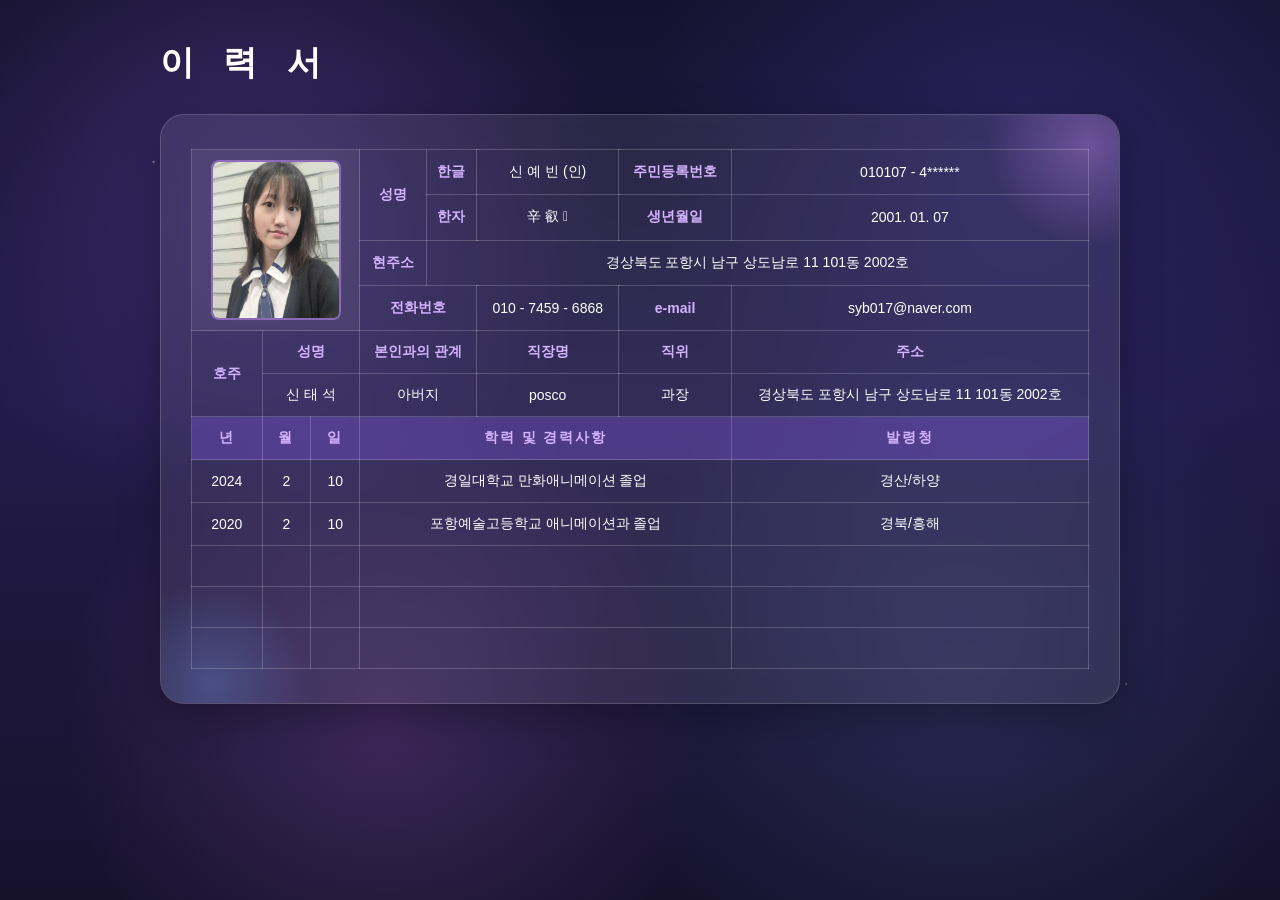
<file: blog2/신예빈_이력서.html>
﻿<!DOCTYPE html>
<html lang="ko">
<head>
  <meta charset="UTF-8">
  <meta http-equiv="X-UA-Compatible" content="IE=edge">
  <meta name="viewport" content="width=device-width, initial-scale=1.0">
  <title>신예빈 이력서</title>
  <style>
    * { box-sizing: border-box; }

    html, body {
      margin: 0;
      padding: 0;
      font-family: "맑은 고딕", Arial, sans-serif;
    }

    body {
      min-height: 100vh;
      padding: 40px 24px;
      color: white;
      background:
        radial-gradient(circle at 20% 20%, rgba(165, 110, 255, 0.22), transparent 28%),
        radial-gradient(circle at 80% 15%, rgba(113, 89, 255, 0.18), transparent 30%),
        radial-gradient(circle at 30% 80%, rgba(219, 122, 255, 0.18), transparent 28%),
        radial-gradient(circle at 75% 75%, rgba(111, 163, 255, 0.14), transparent 30%),
        linear-gradient(180deg, #15122f 0%, #221b4a 45%, #16122c 100%);
      overflow-x: hidden;
      position: relative;
    }

    body::before {
      content: "";
      position: fixed;
      inset: 0;
      pointer-events: none;
      background-image:
        radial-gradient(2px 2px at 12% 18%, rgba(255,255,255,0.65), transparent),
        radial-gradient(1.5px 1.5px at 24% 72%, rgba(255,255,255,0.6), transparent),
        radial-gradient(2px 2px at 48% 26%, rgba(255,255,255,0.55), transparent),
        radial-gradient(1.5px 1.5px at 66% 56%, rgba(255,255,255,0.62), transparent),
        radial-gradient(2px 2px at 84% 20%, rgba(255,255,255,0.65), transparent),
        radial-gradient(1.5px 1.5px at 88% 76%, rgba(255,255,255,0.58), transparent);
      opacity: 0.65;
    }

    .container {
      max-width: 960px;
      margin: 0 auto;
      position: relative;
      z-index: 2;
    }

    .title-box {
      margin-bottom: 28px;
      animation: fadeDown 0.8s ease;
    }

    .title-box h2 {
      margin: 0 0 8px;
      font-size: 34px;
      letter-spacing: 10px;
      color: #ffffff;
    }

    .resume-card {
      position: relative;
      overflow: hidden;
      border-radius: 24px;
      padding: 34px 30px;
      background: rgba(255, 255, 255, 0.08);
      border: 1px solid rgba(255, 255, 255, 0.16);
      box-shadow:
        0 12px 40px rgba(0, 0, 0, 0.30),
        inset 0 0 20px rgba(255, 255, 255, 0.03);
      backdrop-filter: blur(12px);
      animation: fadeUp 0.9s ease;
    }

    .resume-card::before {
      content: "";
      position: absolute;
      top: -80px; right: -80px;
      width: 220px; height: 220px;
      border-radius: 50%;
      background: radial-gradient(circle, rgba(205, 145, 255, 0.35), transparent 65%);
    }

    .resume-card::after {
      content: "";
      position: absolute;
      bottom: -90px; left: -60px;
      width: 220px; height: 220px;
      border-radius: 50%;
      background: radial-gradient(circle, rgba(111, 163, 255, 0.28), transparent 65%);
    }

    .card-inner {
      position: relative;
      z-index: 2;
    }

    table {
      width: 100%;
      border-collapse: collapse;
    }

    th, td {
      border: 1px solid rgba(255, 255, 255, 0.20);
      padding: 12px 8px;
      text-align: center;
      vertical-align: middle;
      color: white;
      font-size: 14px;
    }

    td strong {
      color: #d4b4ff;
      font-weight: bold;
    }

    .photo-cell {
      background: rgba(255, 255, 255, 0.06);
      padding: 10px;
    }

    .photo-cell img {
      border-radius: 8px;
      display: block;
      margin: 0 auto;
      border: 2px solid rgba(205, 145, 255, 0.5);
    }

    .section-header td {
      background: rgba(139, 92, 246, 0.30);
      font-weight: bold;
      letter-spacing: 2px;
      color: #e0ccff;
    }

    @keyframes fadeDown {
      0%   { opacity: 0; transform: translateY(-18px); }
      100% { opacity: 1; transform: translateY(0); }
    }

    @keyframes fadeUp {
      0%   { opacity: 0; transform: translateY(28px); }
      100% { opacity: 1; transform: translateY(0); }
    }

    @media screen and (max-width: 768px) {
      body          { padding: 24px 16px; }
      .title-box h2 { font-size: 26px; letter-spacing: 6px; }
      .resume-card  { padding: 20px 14px; border-radius: 18px; }
      th, td        { font-size: 12px; padding: 8px 4px; }
    }
  </style>
</head>
<body>
  <div class="container">
    <div class="title-box">
      <h2>이 력 서</h2>
    </div>
    <div class="resume-card">
      <div class="card-inner">
        <table>
          <tr align="center">
            <td colspan="3" rowspan="4" class="photo-cell">
              <img src="./images/syb_img.png" alt="사진" width="130px" height="160px">
            </td>
            <td colspan="2" rowspan="2"><strong>성명</strong></td>
            <td colspan="2"><strong>한글</strong></td>
            <td colspan="3">신 예 빈 (인)</td>
            <td colspan="3"><strong>주민등록번호</strong></td>
            <td colspan="4">010107 - 4******</td>
          </tr>
          <tr align="center">
            <td colspan="2"><strong>한자</strong></td>
            <td colspan="3">辛 叡 𢒹</td>
            <td colspan="3"><strong>생년월일</strong></td>
            <td colspan="4">2001. 01. 07</td>
          </tr>
          <tr align="center">
            <td colspan="2"><strong>현주소</strong></td>
            <td colspan="12">경상북도 포항시 남구 상도남로 11 101동 2002호</td>
          </tr>
          <tr align="center">
            <td colspan="4"><strong>전화번호</strong></td>
            <td colspan="3">010 - 7459 - 6868</td>
            <td colspan="3"><strong>e-mail</strong></td>
            <td colspan="4">syb017@naver.com</td>
          </tr>
          <tr align="center">
            <td colspan="1" rowspan="2"><strong>호주</strong></td>
            <td colspan="2"><strong>성명</strong></td>
            <td colspan="4"><strong>본인과의 관계</strong></td>
            <td colspan="3"><strong>직장명</strong></td>
            <td colspan="3"><strong>직위</strong></td>
            <td colspan="4"><strong>주소</strong></td>
          </tr>
          <tr align="center">
            <td colspan="2">신 태 석</td>
            <td colspan="4">아버지</td>
            <td colspan="3">posco</td>
            <td colspan="3">과장</td>
            <td colspan="4">경상북도 포항시 남구 상도남로 11 101동 2002호</td>
          </tr>
          <tr align="center" class="section-header">
            <td colspan="1"><strong>년</strong></td>
            <td colspan="1"><strong>월</strong></td>
            <td colspan="1"><strong>일</strong></td>
            <td colspan="10"><strong>학력 및 경력사항</strong></td>
            <td colspan="4"><strong>발령청</strong></td>
          </tr>
          <tr align="center">
            <td colspan="1">2024</td>
            <td colspan="1">2</td>
            <td colspan="1">10</td>
            <td colspan="10">경일대학교 만화애니메이션 졸업</td>
            <td colspan="4">경산/하양</td>
          </tr>
          <tr align="center">
            <td colspan="1">2020</td>
            <td colspan="1">2</td>
            <td colspan="1">10</td>
            <td colspan="10">포항예술고등학교 애니메이션과 졸업</td>
            <td colspan="4">경북/흥해</td>
          </tr>
          <tr align="center">
            <td colspan="1">&nbsp;</td>
            <td colspan="1">&nbsp;</td>
            <td colspan="1">&nbsp;</td>
            <td colspan="10">&nbsp;</td>
            <td colspan="4">&nbsp;</td>
          </tr>
          <tr align="center">
            <td colspan="1">&nbsp;</td>
            <td colspan="1">&nbsp;</td>
            <td colspan="1">&nbsp;</td>
            <td colspan="10">&nbsp;</td>
            <td colspan="4">&nbsp;</td>
          </tr>
          <tr align="center">
            <td colspan="1">&nbsp;</td>
            <td colspan="1">&nbsp;</td>
            <td colspan="1">&nbsp;</td>
            <td colspan="10">&nbsp;</td>
            <td colspan="4">&nbsp;</td>
          </tr>
        </table>
      </div>
    </div>
  </div>
</body>
</html>
</file>
<file: blog2/assets/css/noscript.css>
/*
	Dimension by HTML5 UP
	html5up.net | @ajlkn
	Free for personal and commercial use under the CCA 3.0 license (html5up.net/license)
*/

/* BG */

	body.is-preload #bg:before {
		background-color: transparent;
	}

/* Header */

	body.is-preload #header {
		-moz-filter: none;
		-webkit-filter: none;
		-ms-filter: none;
		filter: none;
	}

		body.is-preload #header > * {
			opacity: 1;
		}

		body.is-preload #header .content .inner {
			max-height: none;
			padding: 3rem 2rem;
			opacity: 1;
		}

/* Main */

	#main article {
		opacity: 1;
		margin: 4rem 0 0 0;
	}
</file>
<file: blog/style02.css>
body { font-family: 'Pretendard', sans-serif; background: #f9f9f9; padding: 50px; }

/* 박스 중앙 */
.signup-container {
  max-width: 600px; background: #ffffff; margin: 0 auto; padding: 40px;
  border-radius: 12px; border: 1px solid #e0e0e0; box-shadow: 0 4px 10px rgba(0,0,0,0.05);
}

/* 제목 중앙 */
h2 { text-align: center; color: #333; margin-bottom: 30px; }

/* 간격, 라벨 스타일 */
.form-group { margin-bottom: 20px; }
.form-group label { display: block; font-weight: bold; margin-bottom: 8px; color: #555; }

/* 입력창 */
input[type="text"], input[type="password"], input[type="tel"], select {
  width: 100%; padding: 12px; border: 1px solid hwb(0 35% 61%); border-radius: 10px; box-sizing: border-box;
  background: #fbfbfb; transition: border-color 0.2s ease, box-shadow 0.2s ease;
}

/* 확인 버튼*/
.input-with-button {
  display: flex; gap: 8px; align-items: center;
}
.input-with-button input {
  flex: 1;
}
/* 확인 버튼 스타일 */
.btn-check {
  width: 104px; padding: 9px 10px; border: 1px solid #d8bdc6; border-radius: 10px;
  background: #efe4ea; color: #6b4b58; font-weight: 700; cursor: pointer; font-size: 0.92rem;
}

/* 버튼 호버 시 색상 변경 */
.btn-check:hover {
  background: #e4d1d9;
}

/* 입력창 크기 */
.phone-group .verify-input {
  margin-top: 10px;
  max-width: 180px;
  border-radius: 10px;
}

.phone-group .verify-input::placeholder {
  color: #b3b3b3;
}


.radio-group label { display: inline-block; margin-right: 16px; font-weight: normal; color: #555; }

/* 마지막 폼 항목 간격 조정 */
.form-group { margin-bottom: 18px; }

/* 제출 및 취소 버튼 그룹 레이아웃 */
.form-actions { display: flex; flex-wrap: wrap; gap: 10px; margin-top: 28px; }

/* 공통 버튼 스타일 */
button {
  flex: 1; min-width: 140px; padding: 12px; border: none; border-radius: 10px; cursor: pointer; font-weight: bold;
}

/* 가입하기 버튼 너비 지정 */
.btn-submit { min-width: 160px; }

/* 취소 버튼 너비 지정 */
.btn-reset { min-width: 140px; }

/* 가입하기 버튼 색상 */
.btn-submit { background: #c66a83; color: white; }
.btn-submit:hover { background: #b05a72; }

/* 취소 버튼 색상 */
.btn-reset { background: #eee; color: #555; }
</file>
<file: blog2/assets/css/main.css>
@import url(fontawesome-all.min.css);
@import url("https://fonts.googleapis.com/css?family=Source+Sans+Pro:300italic,600italic,300,600");

/*
	Dimension by HTML5 UP
	html5up.net | @ajlkn
	Free for personal and commercial use under the CCA 3.0 license (html5up.net/license)
*/

html, body, div, span, applet, object,
iframe, h1, h2, h3, h4, h5, h6, p, blockquote,
pre, a, abbr, acronym, address, big, cite,
code, del, dfn, em, img, ins, kbd, q, s, samp,
small, strike, strong, sub, sup, tt, var, b,
u, i, center, dl, dt, dd, ol, ul, li, fieldset,
form, label, legend, table, caption, tbody,
tfoot, thead, tr, th, td, article, aside,
canvas, details, embed, figure, figcaption,
footer, header, hgroup, menu, nav, output, ruby,
section, summary, time, mark, audio, video {
	margin: 0;
	padding: 0;
	border: 0;
	font-size: 100%;
	font: inherit;
	vertical-align: baseline;}

article, aside, details, figcaption, figure,
footer, header, hgroup, menu, nav, section {
	display: block;}

body {
	line-height: 1;
}

ol, ul {
	list-style: none;
}

blockquote, q {
	quotes: none;
}

	blockquote:before, blockquote:after, q:before, q:after {
		content: '';
		content: none;
	}

table {
	border-collapse: collapse;
	border-spacing: 0;
}

body {
	-webkit-text-size-adjust: none;
}

mark {
	background-color: transparent;
	color: inherit;
}

input::-moz-focus-inner {
	border: 0;
	padding: 0;
}

input, select, textarea {
	-moz-appearance: none;
	-webkit-appearance: none;
	-ms-appearance: none;
	appearance: none;
}

/* Basic */

	@-ms-viewport {
		width: device-width;
	}

	@media screen and (max-width: 480px) {

		html, body {
			min-width: 320px;
		}

	}

	html {
		box-sizing: border-box;
	}

	*, *:before, *:after {
		box-sizing: inherit;
	}

	body {
		background: #1b1f22;
	}

		body.is-preload *, body.is-preload *:before, body.is-preload *:after {
			-moz-animation: none !important;
			-webkit-animation: none !important;
			-ms-animation: none !important;
			animation: none !important;
			-moz-transition: none !important;
			-webkit-transition: none !important;
			-ms-transition: none !important;
			transition: none !important;
		}

/* Type */

	html {
		font-size: 16pt;
	}

		@media screen and (max-width: 1680px) {

			html {
				font-size: 12pt;
			}

		}

		@media screen and (max-width: 736px) {

			html {
				font-size: 11pt;
			}

		}

		@media screen and (max-width: 360px) {

			html {
				font-size: 10pt;
			}

		}

	body, input, select, textarea {
		color: #ffffff;
		font-family: "Source Sans Pro", sans-serif;
		font-weight: 300;
		font-size: 1rem;
		line-height: 1.65;
	}

	a {
		-moz-transition: color 0.2s ease-in-out, background-color 0.2s ease-in-out, border-bottom-color 0.2s ease-in-out;
		-webkit-transition: color 0.2s ease-in-out, background-color 0.2s ease-in-out, border-bottom-color 0.2s ease-in-out;
		-ms-transition: color 0.2s ease-in-out, background-color 0.2s ease-in-out, border-bottom-color 0.2s ease-in-out;
		transition: color 0.2s ease-in-out, background-color 0.2s ease-in-out, border-bottom-color 0.2s ease-in-out;
		border-bottom: dotted 1px rgba(255, 255, 255, 0.5);
		text-decoration: none;
		color: inherit;
	}

		a:hover {
			border-bottom-color: transparent;
		}

	strong, b {
		color: #ffffff;
		font-weight: 600;
	}

	em, i {
		font-style: italic;
	}

	p {
		margin: 0 0 2rem 0;
	}

	h1, h2, h3, h4, h5, h6 {
		color: #ffffff;
		font-weight: 600;
		line-height: 1.5;
		margin: 0 0 1rem 0;
		text-transform: uppercase;
		letter-spacing: 0.2rem;
	}

		h1 a, h2 a, h3 a, h4 a, h5 a, h6 a {
			color: inherit;
			text-decoration: none;
		}

		h1.major, h2.major, h3.major, h4.major, h5.major, h6.major {
			border-bottom: solid 1px #ffffff;
			width: -moz-max-content;
			width: -webkit-max-content;
			width: -ms-max-content;
			width: max-content;
			padding-bottom: 0.5rem;
			margin: 0 0 2rem 0;
		}

	h1 {
		font-size: 2.25rem;
		line-height: 1.3;
		letter-spacing: 0.5rem;
	}

	h2 {
		font-size: 1.5rem;
		line-height: 1.4;
		letter-spacing: 0.5rem;
	}

	h3 {
		font-size: 1rem;
	}

	h4 {
		font-size: 0.8rem;
	}

	h5 {
		font-size: 0.7rem;
	}

	h6 {
		font-size: 0.6rem;
	}

	@media screen and (max-width: 736px) {

		h1 {
			font-size: 1.75rem;
			line-height: 1.4;
		}

		h2 {
			font-size: 1.25em;
			line-height: 1.5;
		}

	}

	sub {
		font-size: 0.8rem;
		position: relative;
		top: 0.5rem;
	}

	sup {
		font-size: 0.8rem;
		position: relative;
		top: -0.5rem;
	}

	blockquote {
		border-left: solid 4px #ffffff;
		font-style: italic;
		margin: 0 0 2rem 0;
		padding: 0.5rem 0 0.5rem 2rem;
	}

	code {
		background: rgba(255, 255, 255, 0.075);
		border-radius: 4px;
		font-family: "Courier New", monospace;
		font-size: 0.9rem;
		margin: 0 0.25rem;
		padding: 0.25rem 0.65rem;
	}

	pre {
		-webkit-overflow-scrolling: touch;
		font-family: "Courier New", monospace;
		font-size: 0.9rem;
		margin: 0 0 2rem 0;
	}

		pre code {
			display: block;
			line-height: 1.75;
			padding: 1rem 1.5rem;
			overflow-x: auto;
		}

	hr {
		border: 0;
		border-bottom: solid 1px #ffffff;
		margin: 2.75rem 0;
	}

	.align-left {
		text-align: left;
	}

	.align-center {
		text-align: center;
	}

	.align-right {
		text-align: right;
	}

/* Form */

	form {
		margin: 0 0 2rem 0;
	}

		form > :last-child {
			margin-bottom: 0;
		}

		form > .fields {
			display: -moz-flex;
			display: -webkit-flex;
			display: -ms-flex;
			display: flex;
			-moz-flex-wrap: wrap;
			-webkit-flex-wrap: wrap;
			-ms-flex-wrap: wrap;
			flex-wrap: wrap;
			width: calc(100% + 3rem);
			margin: -1.5rem 0 2rem -1.5rem;
		}

			form > .fields > .field {
				-moz-flex-grow: 0;
				-webkit-flex-grow: 0;
				-ms-flex-grow: 0;
				flex-grow: 0;
				-moz-flex-shrink: 0;
				-webkit-flex-shrink: 0;
				-ms-flex-shrink: 0;
				flex-shrink: 0;
				padding: 1.5rem 0 0 1.5rem;
				width: calc(100% - 1.5rem);
			}

				form > .fields > .field.half {
					width: calc(50% - 0.75rem);
				}

				form > .fields > .field.third {
					width: calc(100%/3 - 0.5rem);
				}

				form > .fields > .field.quarter {
					width: calc(25% - 0.375rem);
				}

		@media screen and (max-width: 480px) {

			form > .fields {
				width: calc(100% + 3rem);
				margin: -1.5rem 0 2rem -1.5rem;
			}

				form > .fields > .field {
					padding: 1.5rem 0 0 1.5rem;
					width: calc(100% - 1.5rem);
				}

					form > .fields > .field.half {
						width: calc(100% - 1.5rem);
					}

					form > .fields > .field.third {
						width: calc(100% - 1.5rem);
					}

					form > .fields > .field.quarter {
						width: calc(100% - 1.5rem);
					}

		}

	label {
		color: #ffffff;
		display: block;
		font-size: 0.8rem;
		font-weight: 300;
		letter-spacing: 0.2rem;
		line-height: 1.5;
		margin: 0 0 1rem 0;
		text-transform: uppercase;
	}

	input[type="text"],
	input[type="password"],
	input[type="email"],
	input[type="tel"],
	select,
	textarea {
		-moz-appearance: none;
		-webkit-appearance: none;
		-ms-appearance: none;
		appearance: none;
		-moz-transition: border-color 0.2s ease-in-out, box-shadow 0.2s ease-in-out, background-color 0.2s ease-in-out;
		-webkit-transition: border-color 0.2s ease-in-out, box-shadow 0.2s ease-in-out, background-color 0.2s ease-in-out;
		-ms-transition: border-color 0.2s ease-in-out, box-shadow 0.2s ease-in-out, background-color 0.2s ease-in-out;
		transition: border-color 0.2s ease-in-out, box-shadow 0.2s ease-in-out, background-color 0.2s ease-in-out;
		background-color: transparent;
		border-radius: 4px;
		border: solid 1px #ffffff;
		color: inherit;
		display: block;
		outline: 0;
		padding: 0 1rem;
		text-decoration: none;
		width: 100%;
	}

		input[type="text"]:invalid,
		input[type="password"]:invalid,
		input[type="email"]:invalid,
		input[type="tel"]:invalid,
		select:invalid,
		textarea:invalid {
			box-shadow: none;
		}

		input[type="text"]:focus,
		input[type="password"]:focus,
		input[type="email"]:focus,
		input[type="tel"]:focus,
		select:focus,
		textarea:focus {
			background: rgba(255, 255, 255, 0.075);
			border-color: #ffffff;
			box-shadow: 0 0 0 1px #ffffff;
		}

	select {
		background-image: url("data:image/svg+xml;charset=utf8,%3Csvg xmlns='http://www.w3.org/2000/svg' width='40' height='40' preserveAspectRatio='none' viewBox='0 0 40 40'%3E%3Cpath d='M9.4,12.3l10.4,10.4l10.4-10.4c0.2-0.2,0.5-0.4,0.9-0.4c0.3,0,0.6,0.1,0.9,0.4l3.3,3.3c0.2,0.2,0.4,0.5,0.4,0.9 c0,0.4-0.1,0.6-0.4,0.9L20.7,31.9c-0.2,0.2-0.5,0.4-0.9,0.4c-0.3,0-0.6-0.1-0.9-0.4L4.3,17.3c-0.2-0.2-0.4-0.5-0.4-0.9 c0-0.4,0.1-0.6,0.4-0.9l3.3-3.3c0.2-0.2,0.5-0.4,0.9-0.4S9.1,12.1,9.4,12.3z' fill='%23ffffff' /%3E%3C/svg%3E");
		background-size: 1.25rem;
		background-repeat: no-repeat;
		background-position: calc(100% - 1rem) center;
		height: 2.75rem;
		padding-right: 2.75rem;
		text-overflow: ellipsis;
	}

		select option {
			color: #ffffff;
			background: #1b1f22;
		}

		select:focus::-ms-value {
			background-color: transparent;
		}

		select::-ms-expand {
			display: none;
		}

	input[type="text"],
	input[type="password"],
	input[type="email"],
	select {
		height: 2.75rem;
	}

	textarea {
		padding: 0.75rem 1rem;
	}

	input[type="checkbox"],
	input[type="radio"] {
		-moz-appearance: none;
		-webkit-appearance: none;
		-ms-appearance: none;
		appearance: none;
		display: block;
		float: left;
		margin-right: -2rem;
		opacity: 0;
		width: 1rem;
		z-index: -1;
	}

		input[type="checkbox"] + label,
		input[type="radio"] + label {
			text-decoration: none;
			-moz-user-select: none;
			-webkit-user-select: none;
			-ms-user-select: none;
			user-select: none;
			color: #ffffff;
			cursor: pointer;
			display: inline-block;
			font-size: 0.8rem;
			font-weight: 300;
			margin: 0 0 0.5rem 0;
			padding-left: 2.65rem;
			padding-right: 0.75rem;
			position: relative;
		}

			input[type="checkbox"] + label:before,
			input[type="radio"] + label:before {
				-moz-osx-font-smoothing: grayscale;
				-webkit-font-smoothing: antialiased;
				display: inline-block;
				font-style: normal;
				font-variant: normal;
				text-rendering: auto;
				line-height: 1;
				text-transform: none !important;
				font-family: 'Font Awesome 5 Free';
				font-weight: 900;
			}

			input[type="checkbox"] + label:before,
			input[type="radio"] + label:before {
				-moz-transition: border-color 0.2s ease-in-out, box-shadow 0.2s ease-in-out, background-color 0.2s ease-in-out;
				-webkit-transition: border-color 0.2s ease-in-out, box-shadow 0.2s ease-in-out, background-color 0.2s ease-in-out;
				-ms-transition: border-color 0.2s ease-in-out, box-shadow 0.2s ease-in-out, background-color 0.2s ease-in-out;
				transition: border-color 0.2s ease-in-out, box-shadow 0.2s ease-in-out, background-color 0.2s ease-in-out;
				border-radius: 4px;
				border: solid 1px #ffffff;
				content: '';
				display: inline-block;
				height: 1.65rem;
				left: 0;
				line-height: 1.65rem;
				position: absolute;
				text-align: center;
				top: -0.15rem;
				width: 1.65rem;
			}

		input[type="checkbox"]:checked + label:before,
		input[type="radio"]:checked + label:before {
			background: #ffffff !important;
			border-color: #ffffff !important;
			color: #1b1f22;
			content: '\f00c';
		}

		input[type="checkbox"]:focus + label:before,
		input[type="radio"]:focus + label:before {
			background: rgba(255, 255, 255, 0.075);
			border-color: #ffffff;
			box-shadow: 0 0 0 1px #ffffff;
		}

	input[type="checkbox"] + label:before {
		border-radius: 4px;
	}

	input[type="radio"] + label:before {
		border-radius: 100%;
	}

	::-webkit-input-placeholder {
		color: rgba(255, 255, 255, 0.5) !important;
		opacity: 1.0;
	}

	:-moz-placeholder {
		color: rgba(255, 255, 255, 0.5) !important;
		opacity: 1.0;
	}

	::-moz-placeholder {
		color: rgba(255, 255, 255, 0.5) !important;
		opacity: 1.0;
	}

	:-ms-input-placeholder {
		color: rgba(255, 255, 255, 0.5) !important;
		opacity: 1.0;
	}

	.formerize-placeholder {
		color: rgba(255, 255, 255, 0.5) !important;
		opacity: 1.0;
	}

/* Box */

	.box {
		border-radius: 4px;
		border: solid 1px #ffffff;
		margin-bottom: 2rem;
		padding: 1.5em;
	}

		.box > :last-child,
		.box > :last-child > :last-child,
		.box > :last-child > :last-child > :last-child {
			margin-bottom: 0;
		}

		.box.alt {
			border: 0;
			border-radius: 0;
			padding: 0;
		}

/* Icon */

	.icon {
		text-decoration: none;
		border-bottom: none;
		position: relative;
	}

		.icon:before {
			-moz-osx-font-smoothing: grayscale;
			-webkit-font-smoothing: antialiased;
			display: inline-block;
			font-style: normal;
			font-variant: normal;
			text-rendering: auto;
			line-height: 1;
			text-transform: none !important;
			font-family: 'Font Awesome 5 Free';
			font-weight: 400;
		}

		.icon > .label {
			display: none;
		}

		.icon:before {
			line-height: inherit;
		}

		.icon.solid:before {
			font-weight: 900;
		}

		.icon.brands:before {
			font-family: 'Font Awesome 5 Brands';
		}

/* Image */

	.image {
		border-radius: 4px;
		border: 0;
		display: inline-block;
		position: relative;
	}

		.image:before {
			pointer-events: none;
			background-image: url("../../images/overlay.png");
			background-color: rgba(19, 21, 25, 0.5);
			border-radius: 4px;
			content: '';
			display: block;
			height: 100%;
			left: 0;
			opacity: 0.5;
			position: absolute;
			top: 0;
			width: 100%;
		}

		.image img {
			border-radius: 4px;
			display: block;
		}

		.image.left, .image.right {
			max-width: 40%;
		}

			.image.left img, .image.right img {
				width: 100%;
			}

		.image.left {
			float: left;
			padding: 0 1.5em 1em 0;
			top: 0.25em;
		}

		.image.right {
			float: right;
			padding: 0 0 1em 1.5em;
			top: 0.25em;
		}

		.image.fit {
			display: block;
			margin: 0 0 2rem 0;
			width: 100%;
		}

			.image.fit img {
				width: 100%;
			}

		.image.main {
			display: block;
			margin: 2.5rem 0;
			width: 100%;
		}

			.image.main img {
				width: 100%;
			}

		@media screen and (max-width: 736px) {

			.image.main {
				margin: 2rem 0;
			}

		}

		@media screen and (max-width: 480px) {

			.image.main {
				margin: 1.5rem 0;
			}

		}

/* List */

	ol {
		list-style: decimal;
		margin: 0 0 2rem 0;
		padding-left: 1.25em;
	}

		ol li {
			padding-left: 0.25em;
		}

	ul {
		list-style: disc;
		margin: 0 0 2rem 0;
		padding-left: 1em;
	}

		ul li {
			padding-left: 0.5em;
		}

		ul.alt {
			list-style: none;
			padding-left: 0;
		}

			ul.alt li {
				border-top: solid 1px #ffffff;
				padding: 0.5em 0;
			}

				ul.alt li:first-child {
					border-top: 0;
					padding-top: 0;
				}

	dl {
		margin: 0 0 2rem 0;
	}

		dl dt {
			display: block;
			font-weight: 600;
			margin: 0 0 1rem 0;
		}

		dl dd {
			margin-left: 2rem;
		}

/* Actions */

	ul.actions {
		display: -moz-flex;
		display: -webkit-flex;
		display: -ms-flex;
		display: flex;
		cursor: default;
		list-style: none;
		margin-left: -1rem;
		padding-left: 0;
	}

		ul.actions li {
			padding: 0 0 0 1rem;
			vertical-align: middle;
		}

		ul.actions.special {
			-moz-justify-content: center;
			-webkit-justify-content: center;
			-ms-justify-content: center;
			justify-content: center;
			width: 100%;
			margin-left: 0;
		}

			ul.actions.special li:first-child {
				padding-left: 0;
			}

		ul.actions.stacked {
			-moz-flex-direction: column;
			-webkit-flex-direction: column;
			-ms-flex-direction: column;
			flex-direction: column;
			margin-left: 0;
		}

			ul.actions.stacked li {
				padding: 1.3rem 0 0 0;
			}

				ul.actions.stacked li:first-child {
					padding-top: 0;
				}

		ul.actions.fit {
			width: calc(100% + 1rem);
		}

			ul.actions.fit li {
				-moz-flex-grow: 1;
				-webkit-flex-grow: 1;
				-ms-flex-grow: 1;
				flex-grow: 1;
				-moz-flex-shrink: 1;
				-webkit-flex-shrink: 1;
				-ms-flex-shrink: 1;
				flex-shrink: 1;
				width: 100%;
			}

				ul.actions.fit li > * {
					width: 100%;
				}

			ul.actions.fit.stacked {
				width: 100%;
			}

		@media screen and (max-width: 480px) {

			ul.actions:not(.fixed) {
				-moz-flex-direction: column;
				-webkit-flex-direction: column;
				-ms-flex-direction: column;
				flex-direction: column;
				margin-left: 0;
				width: 100% !important;
			}

				ul.actions:not(.fixed) li {
					-moz-flex-grow: 1;
					-webkit-flex-grow: 1;
					-ms-flex-grow: 1;
					flex-grow: 1;
					-moz-flex-shrink: 1;
					-webkit-flex-shrink: 1;
					-ms-flex-shrink: 1;
					flex-shrink: 1;
					padding: 1rem 0 0 0;
					text-align: center;
					width: 100%;
				}

					ul.actions:not(.fixed) li > * {
						width: 100%;
					}

					ul.actions:not(.fixed) li:first-child {
						padding-top: 0;
					}

					ul.actions:not(.fixed) li input[type="submit"],
					ul.actions:not(.fixed) li input[type="reset"],
					ul.actions:not(.fixed) li input[type="button"],
					ul.actions:not(.fixed) li button,
					ul.actions:not(.fixed) li .button {
						width: 100%;
					}

						ul.actions:not(.fixed) li input[type="submit"].icon:before,
						ul.actions:not(.fixed) li input[type="reset"].icon:before,
						ul.actions:not(.fixed) li input[type="button"].icon:before,
						ul.actions:not(.fixed) li button.icon:before,
						ul.actions:not(.fixed) li .button.icon:before {
							margin-left: -0.5em;
						}

		}

/* Icons */

	ul.icons {
		cursor: default;
		list-style: none;
		padding-left: 0;
	}

		ul.icons li {
			display: inline-block;
			padding: 0 0.75em 0 0;
		}

			ul.icons li:last-child {
				padding-right: 0;
			}

			ul.icons li a {
				border-radius: 100%;
				box-shadow: inset 0 0 0 1px #ffffff;
				display: inline-block;
				height: 2.25rem;
				line-height: 2.25rem;
				text-align: center;
				width: 2.25rem;
			}

				ul.icons li a:hover {
					background-color: rgba(255, 255, 255, 0.075);
				}

				ul.icons li a:active {
					background-color: rgba(255, 255, 255, 0.175);
				}

/* Table */

	.table-wrapper {
		-webkit-overflow-scrolling: touch;
		overflow-x: auto;
	}

	table {
		margin: 0 0 2rem 0;
		width: 100%;
	}

		table tbody tr {
			border: solid 1px #ffffff;
			border-left: 0;
			border-right: 0;
		}

			table tbody tr:nth-child(2n + 1) {
				background-color: rgba(255, 255, 255, 0.075);
			}

		table td {
			padding: 0.75em 0.75em;
		}

		table th {
			color: #ffffff;
			font-size: 0.9em;
			font-weight: 600;
			padding: 0 0.75em 0.75em 0.75em;
			text-align: left;
		}

		table thead {
			border-bottom: solid 2px #ffffff;
		}

		table tfoot {
			border-top: solid 2px #ffffff;
		}

		table.alt {
			border-collapse: separate;
		}

			table.alt tbody tr td {
				border: solid 1px #ffffff;
				border-left-width: 0;
				border-top-width: 0;
			}

				table.alt tbody tr td:first-child {
					border-left-width: 1px;
				}

			table.alt tbody tr:first-child td {
				border-top-width: 1px;
			}

			table.alt thead {
				border-bottom: 0;
			}

			table.alt tfoot {
				border-top: 0;
			}

/* Button */

	input[type="submit"],
	input[type="reset"],
	input[type="button"],
	button,
	.button {
		-moz-appearance: none;
		-webkit-appearance: none;
		-ms-appearance: none;
		appearance: none;
		-moz-transition: background-color 0.2s ease-in-out, color 0.2s ease-in-out;
		-webkit-transition: background-color 0.2s ease-in-out, color 0.2s ease-in-out;
		-ms-transition: background-color 0.2s ease-in-out, color 0.2s ease-in-out;
		transition: background-color 0.2s ease-in-out, color 0.2s ease-in-out;
		background-color: transparent;
		border-radius: 4px;
		border: 0;
		box-shadow: inset 0 0 0 1px #ffffff;
		color: #ffffff !important;
		cursor: pointer;
		display: inline-block;
		font-size: 0.8rem;
		font-weight: 300;
		height: 2.75rem;
		letter-spacing: 0.2rem;
		line-height: 2.75rem;
		outline: 0;
		padding: 0 1.25rem 0 1.35rem;
		text-align: center;
		text-decoration: none;
		text-transform: uppercase;
		white-space: nowrap;
	}

		input[type="submit"]:hover,
		input[type="reset"]:hover,
		input[type="button"]:hover,
		button:hover,
		.button:hover {
			background-color: rgba(255, 255, 255, 0.075);
		}

		input[type="submit"]:active,
		input[type="reset"]:active,
		input[type="button"]:active,
		button:active,
		.button:active {
			background-color: rgba(255, 255, 255, 0.175);
		}

		input[type="submit"].icon:before,
		input[type="reset"].icon:before,
		input[type="button"].icon:before,
		button.icon:before,
		.button.icon:before {
			margin-right: 0.5em;
		}

		input[type="submit"].fit,
		input[type="reset"].fit,
		input[type="button"].fit,
		button.fit,
		.button.fit {
			width: 100%;
		}

		input[type="submit"].small,
		input[type="reset"].small,
		input[type="button"].small,
		button.small,
		.button.small {
			font-size: 0.6rem;
			height: 2.0625rem;
			line-height: 2.0625rem;
		}

		input[type="submit"].primary,
		input[type="reset"].primary,
		input[type="button"].primary,
		button.primary,
		.button.primary {
			background-color: #ffffff;
			color: #1b1f22 !important;
			font-weight: 600;
		}

		input[type="submit"].disabled, input[type="submit"]:disabled,
		input[type="reset"].disabled,
		input[type="reset"]:disabled,
		input[type="button"].disabled,
		input[type="button"]:disabled,
		button.disabled,
		button:disabled,
		.button.disabled,
		.button:disabled {
			pointer-events: none;
			cursor: default;
			opacity: 0.25;
		}

	input[type="submit"],
	input[type="reset"],
	input[type="button"],
	button {
		line-height: calc(2.75rem - 2px);
	}

/* BG */

	#bg {
		-moz-transform: scale(1.0);
		-webkit-transform: scale(1.0);
		-ms-transform: scale(1.0);
		transform: scale(1.0);
		-webkit-backface-visibility: hidden;
		position: fixed;
		top: 0;
		left: 0;
		width: 100%;
		height: 100vh;
		z-index: 1;
	}

		#bg:before, #bg:after {
			content: '';
			display: block;
			position: absolute;
			top: 0;
			left: 0;
			width: 100%;
			height: 100%;
		}

		#bg:before {
			-moz-transition: background-color 2.5s ease-in-out;
			-webkit-transition: background-color 2.5s ease-in-out;
			-ms-transition: background-color 2.5s ease-in-out;
			transition: background-color 2.5s ease-in-out;
			-moz-transition-delay: 0.75s;
			-webkit-transition-delay: 0.75s;
			-ms-transition-delay: 0.75s;
			transition-delay: 0.75s;
			background-image: linear-gradient(to top, rgba(19, 21, 25, 0.5), rgba(19, 21, 25, 0.5)), url("../../images/overlay.png");
			background-size: auto, 256px 256px;
			background-position: center, center;
			background-repeat: no-repeat, repeat;
			z-index: 2;
		}

		#bg:after {
			-moz-transform: scale(1.125);
			-webkit-transform: scale(1.125);
			-ms-transform: scale(1.125);
			transform: scale(1.125);
			-moz-transition: -moz-transform 0.325s ease-in-out, -moz-filter 0.325s ease-in-out;
			-webkit-transition: -webkit-transform 0.325s ease-in-out, -webkit-filter 0.325s ease-in-out;
			-ms-transition: -ms-transform 0.325s ease-in-out, -ms-filter 0.325s ease-in-out;
			transition: transform 0.325s ease-in-out, filter 0.325s ease-in-out;
			background-image: url("../../images/bg.jpg");
			background-position: center;
			background-size: cover;
			background-repeat: no-repeat;
			z-index: 1;
		}

		body.is-article-visible #bg:after {
			-moz-transform: scale(1.0825);
			-webkit-transform: scale(1.0825);
			-ms-transform: scale(1.0825);
			transform: scale(1.0825);
			-moz-filter: blur(0.2rem);
			-webkit-filter: blur(0.2rem);
			-ms-filter: blur(0.2rem);
			filter: blur(0.2rem);
		}

		body.is-preload #bg:before {
			background-color: #000000;
		}

/* Wrapper */

	#wrapper {
		display: -moz-flex;
		display: -webkit-flex;
		display: -ms-flex;
		display: flex;
		-moz-flex-direction: column;
		-webkit-flex-direction: column;
		-ms-flex-direction: column;
		flex-direction: column;
		-moz-align-items: center;
		-webkit-align-items: center;
		-ms-align-items: center;
		align-items: center;
		-moz-justify-content: space-between;
		-webkit-justify-content: space-between;
		-ms-justify-content: space-between;
		justify-content: space-between;
		position: relative;
		min-height: 100vh;
		width: 100%;
		padding: 4rem 2rem;
		z-index: 3;
	}

		#wrapper:before {
			content: '';
			display: block;
		}

		@media screen and (max-width: 1680px) {

			#wrapper {
				padding: 3rem 2rem;
			}

		}

		@media screen and (max-width: 736px) {

			#wrapper {
				padding: 2rem 1rem;
			}

		}

		@media screen and (max-width: 480px) {

			#wrapper {
				padding: 1rem;
			}

		}

/* Header */

	#header {
		display: -moz-flex;
		display: -webkit-flex;
		display: -ms-flex;
		display: flex;
		-moz-flex-direction: column;
		-webkit-flex-direction: column;
		-ms-flex-direction: column;
		flex-direction: column;
		-moz-align-items: center;
		-webkit-align-items: center;
		-ms-align-items: center;
		align-items: center;
		-moz-transition: -moz-transform 0.325s ease-in-out, -moz-filter 0.325s ease-in-out, opacity 0.325s ease-in-out;
		-webkit-transition: -webkit-transform 0.325s ease-in-out, -webkit-filter 0.325s ease-in-out, opacity 0.325s ease-in-out;
		-ms-transition: -ms-transform 0.325s ease-in-out, -ms-filter 0.325s ease-in-out, opacity 0.325s ease-in-out;
		transition: transform 0.325s ease-in-out, filter 0.325s ease-in-out, opacity 0.325s ease-in-out;
		background-image: -moz-radial-gradient(rgba(0, 0, 0, 0.25) 25%, rgba(0, 0, 0, 0) 55%);
		background-image: -webkit-radial-gradient(rgba(0, 0, 0, 0.25) 25%, rgba(0, 0, 0, 0) 55%);
		background-image: -ms-radial-gradient(rgba(0, 0, 0, 0.25) 25%, rgba(0, 0, 0, 0) 55%);
		background-image: radial-gradient(rgba(0, 0, 0, 0.25) 25%, rgba(0, 0, 0, 0) 55%);
		max-width: 100%;
		text-align: center;
	}

		#header > * {
			-moz-transition: opacity 0.325s ease-in-out;
			-webkit-transition: opacity 0.325s ease-in-out;
			-ms-transition: opacity 0.325s ease-in-out;
			transition: opacity 0.325s ease-in-out;
			position: relative;
			margin-top: 3.5rem;
		}

			#header > *:before {
				content: '';
				display: block;
				position: absolute;
				top: calc(-3.5rem - 1px);
				left: calc(50% - 1px);
				width: 1px;
				height: calc(3.5rem + 1px);
				background: #ffffff;
			}

		#header > :first-child {
			margin-top: 0;
		}

			#header > :first-child:before {
				display: none;
			}

		#header .logo {
			width: 5.5rem;
			height: 5.5rem;
			line-height: 5.5rem;
			border: solid 1px #ffffff;
			border-radius: 100%;
		}

			#header .logo .icon:before {
				font-size: 2rem;
			}

		#header .content {
			border-style: solid;
			border-color: #ffffff;
			border-top-width: 1px;
			border-bottom-width: 1px;
			max-width: 100%;
		}

			#header .content .inner {
				-moz-transition: max-height 0.75s ease, padding 0.75s ease, opacity 0.325s ease-in-out;
				-webkit-transition: max-height 0.75s ease, padding 0.75s ease, opacity 0.325s ease-in-out;
				-ms-transition: max-height 0.75s ease, padding 0.75s ease, opacity 0.325s ease-in-out;
				transition: max-height 0.75s ease, padding 0.75s ease, opacity 0.325s ease-in-out;
				-moz-transition-delay: 0.25s;
				-webkit-transition-delay: 0.25s;
				-ms-transition-delay: 0.25s;
				transition-delay: 0.25s;
				padding: 3rem 2rem;
				max-height: 40rem;
				overflow: hidden;
			}

				#header .content .inner > :last-child {
					margin-bottom: 0;
				}

			#header .content p {
				text-transform: uppercase;
				letter-spacing: 0.2rem;
				font-size: 0.8rem;
				line-height: 2;
			}

		#header nav ul {
			display: -moz-flex;
			display: -webkit-flex;
			display: -ms-flex;
			display: flex;
			margin-bottom: 0;
			list-style: none;
			padding-left: 0;
			border: solid 1px #ffffff;
			border-radius: 4px;
		}

			#header nav ul li {
				padding-left: 0;
				border-left: solid 1px #ffffff;
			}

				#header nav ul li:first-child {
					border-left: 0;
				}

				#header nav ul li a {
					display: block;
					min-width: 7.5rem;
					height: 2.75rem;
					line-height: 2.75rem;
					padding: 0 1.25rem 0 1.45rem;
					text-transform: uppercase;
					letter-spacing: 0.2rem;
					font-size: 0.8rem;
					border-bottom: 0;
				}

					#header nav ul li a:hover {
						background-color: rgba(255, 255, 255, 0.075);
					}

					#header nav ul li a:active {
						background-color: rgba(255, 255, 255, 0.175);
					}

		#header nav.use-middle:after {
			content: '';
			display: block;
			position: absolute;
			top: 0;
			left: calc(50% - 1px);
			width: 1px;
			height: 100%;
			background: #ffffff;
		}

		#header nav.use-middle ul li.is-middle {
			border-left: 0;
		}

		body.is-article-visible #header {
			-moz-transform: scale(0.95);
			-webkit-transform: scale(0.95);
			-ms-transform: scale(0.95);
			transform: scale(0.95);
			-moz-filter: blur(0.1rem);
			-webkit-filter: blur(0.1rem);
			-ms-filter: blur(0.1rem);
			filter: blur(0.1rem);
			opacity: 0;
		}

		body.is-preload #header {
			-moz-filter: blur(0.125rem);
			-webkit-filter: blur(0.125rem);
			-ms-filter: blur(0.125rem);
			filter: blur(0.125rem);
		}

			body.is-preload #header > * {
				opacity: 0;
			}

			body.is-preload #header .content .inner {
				max-height: 0;
				padding-top: 0;
				padding-bottom: 0;
				opacity: 0;
			}

		@media screen and (max-width: 980px) {

			#header .content p br {
				display: none;
			}

		}

		@media screen and (max-width: 736px) {

			#header > * {
				margin-top: 2rem;
			}

				#header > *:before {
					top: calc(-2rem - 1px);
					height: calc(2rem + 1px);
				}

			#header .logo {
				width: 4.75rem;
				height: 4.75rem;
				line-height: 4.75rem;
			}

				#header .logo .icon:before {
					font-size: 1.75rem;
				}

			#header .content .inner {
				padding: 2.5rem 1rem;
			}

			#header .content p {
				line-height: 1.875;
			}

		}

		@media screen and (max-width: 480px) {

			#header {
				padding: 1.5rem 0;
			}

				#header .content .inner {
					padding: 2.5rem 0;
				}

				#header nav ul {
					-moz-flex-direction: column;
					-webkit-flex-direction: column;
					-ms-flex-direction: column;
					flex-direction: column;
					min-width: 10rem;
					max-width: 100%;
				}

					#header nav ul li {
						border-left: 0;
						border-top: solid 1px #ffffff;
					}

						#header nav ul li:first-child {
							border-top: 0;
						}

						#header nav ul li a {
							height: 3rem;
							line-height: 3rem;
							min-width: 0;
							width: 100%;
						}

				#header nav.use-middle:after {
					display: none;
				}

		}

/* Main */

	#main {
		-moz-flex-grow: 1;
		-webkit-flex-grow: 1;
		-ms-flex-grow: 1;
		flex-grow: 1;
		-moz-flex-shrink: 1;
		-webkit-flex-shrink: 1;
		-ms-flex-shrink: 1;
		flex-shrink: 1;
		display: -moz-flex;
		display: -webkit-flex;
		display: -ms-flex;
		display: flex;
		-moz-align-items: center;
		-webkit-align-items: center;
		-ms-align-items: center;
		align-items: center;
		-moz-justify-content: center;
		-webkit-justify-content: center;
		-ms-justify-content: center;
		justify-content: center;
		-moz-flex-direction: column;
		-webkit-flex-direction: column;
		-ms-flex-direction: column;
		flex-direction: column;
		position: relative;
		max-width: 100%;
		z-index: 3;
	}

		#main article {
			-moz-transform: translateY(0.25rem);
			-webkit-transform: translateY(0.25rem);
			-ms-transform: translateY(0.25rem);
			transform: translateY(0.25rem);
			-moz-transition: opacity 0.325s ease-in-out, -moz-transform 0.325s ease-in-out;
			-webkit-transition: opacity 0.325s ease-in-out, -webkit-transform 0.325s ease-in-out;
			-ms-transition: opacity 0.325s ease-in-out, -ms-transform 0.325s ease-in-out;
			transition: opacity 0.325s ease-in-out, transform 0.325s ease-in-out;
			padding: 4.5rem 2.5rem 1.5rem 2.5rem ;
			position: relative;
			width: 40rem;
			max-width: 100%;
			background-color: rgba(27, 31, 34, 0.85);
			border-radius: 4px;
			opacity: 0;
		}

			#main article.active {
				-moz-transform: translateY(0);
				-webkit-transform: translateY(0);
				-ms-transform: translateY(0);
				transform: translateY(0);
				opacity: 1;
			}

			#main article .close {
				display: block;
				position: absolute;
				top: 0;
				right: 0;
				width: 4rem;
				height: 4rem;
				cursor: pointer;
				text-indent: 4rem;
				overflow: hidden;
				white-space: nowrap;
			}

				#main article .close:before {
					-moz-transition: background-color 0.2s ease-in-out;
					-webkit-transition: background-color 0.2s ease-in-out;
					-ms-transition: background-color 0.2s ease-in-out;
					transition: background-color 0.2s ease-in-out;
					content: '';
					display: block;
					position: absolute;
					top: 0.75rem;
					left: 0.75rem;
					width: 2.5rem;
					height: 2.5rem;
					border-radius: 100%;
					background-position: center;
					background-image: url("data:image/svg+xml;charset=utf8,%3Csvg xmlns='http://www.w3.org/2000/svg' xmlns:xlink='http://www.w3.org/1999/xlink' width='20px' height='20px' viewBox='0 0 20 20' zoomAndPan='disable'%3E%3Cstyle%3Eline %7B stroke: %23ffffff%3B stroke-width: 1%3B %7D%3C/style%3E%3Cline x1='2' y1='2' x2='18' y2='18' /%3E%3Cline x1='18' y1='2' x2='2' y2='18' /%3E%3C/svg%3E");
					background-size: 20px 20px;
					background-repeat: no-repeat;
				}

				#main article .close:hover:before {
					background-color: rgba(255, 255, 255, 0.075);
				}

				#main article .close:active:before {
					background-color: rgba(255, 255, 255, 0.175);
				}

		@media screen and (max-width: 736px) {

			#main article {
				padding: 3.5rem 2rem 0.5rem 2rem ;
			}

				#main article .close:before {
					top: 0.875rem;
					left: 0.875rem;
					width: 2.25rem;
					height: 2.25rem;
					background-size: 14px 14px;
				}

		}

		@media screen and (max-width: 480px) {

			#main article {
				padding: 3rem 1.5rem 0.5rem 1.5rem ;
			}

		}

/* Footer */

	#footer {
		-moz-transition: -moz-transform 0.325s ease-in-out, -moz-filter 0.325s ease-in-out, opacity 0.325s ease-in-out;
		-webkit-transition: -webkit-transform 0.325s ease-in-out, -webkit-filter 0.325s ease-in-out, opacity 0.325s ease-in-out;
		-ms-transition: -ms-transform 0.325s ease-in-out, -ms-filter 0.325s ease-in-out, opacity 0.325s ease-in-out;
		transition: transform 0.325s ease-in-out, filter 0.325s ease-in-out, opacity 0.325s ease-in-out;
		width: 100%;
		max-width: 100%;
		margin-top: 2rem;
		text-align: center;
	}

		#footer .copyright {
			letter-spacing: 0.2rem;
			font-size: 0.6rem;
			opacity: 0.75;
			margin-bottom: 0;
			text-transform: uppercase;
		}

		body.is-article-visible #footer {
			-moz-transform: scale(0.95);
			-webkit-transform: scale(0.95);
			-ms-transform: scale(0.95);
			transform: scale(0.95);
			-moz-filter: blur(0.1rem);
			-webkit-filter: blur(0.1rem);
			-ms-filter: blur(0.1rem);
			filter: blur(0.1rem);
			opacity: 0;
		}

		body.is-preload #footer {
			opacity: 0;
		}
</file>
